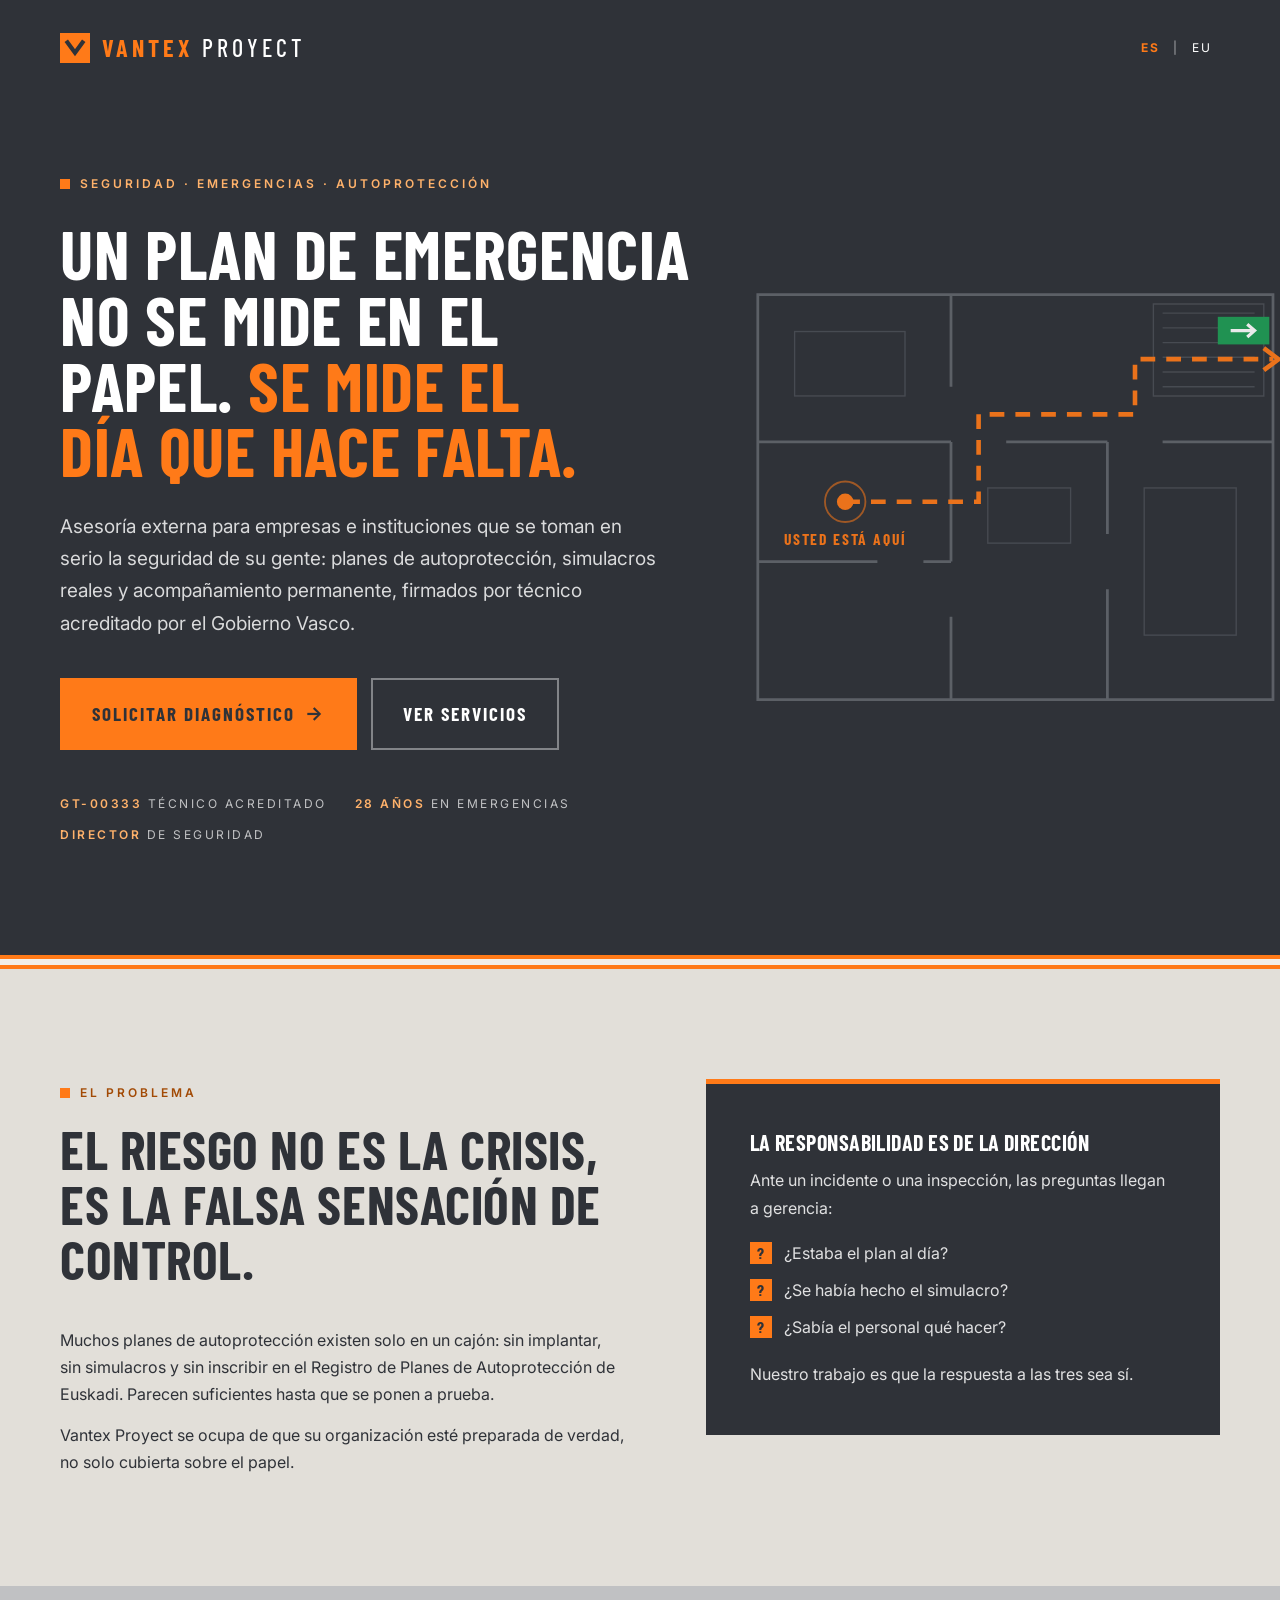
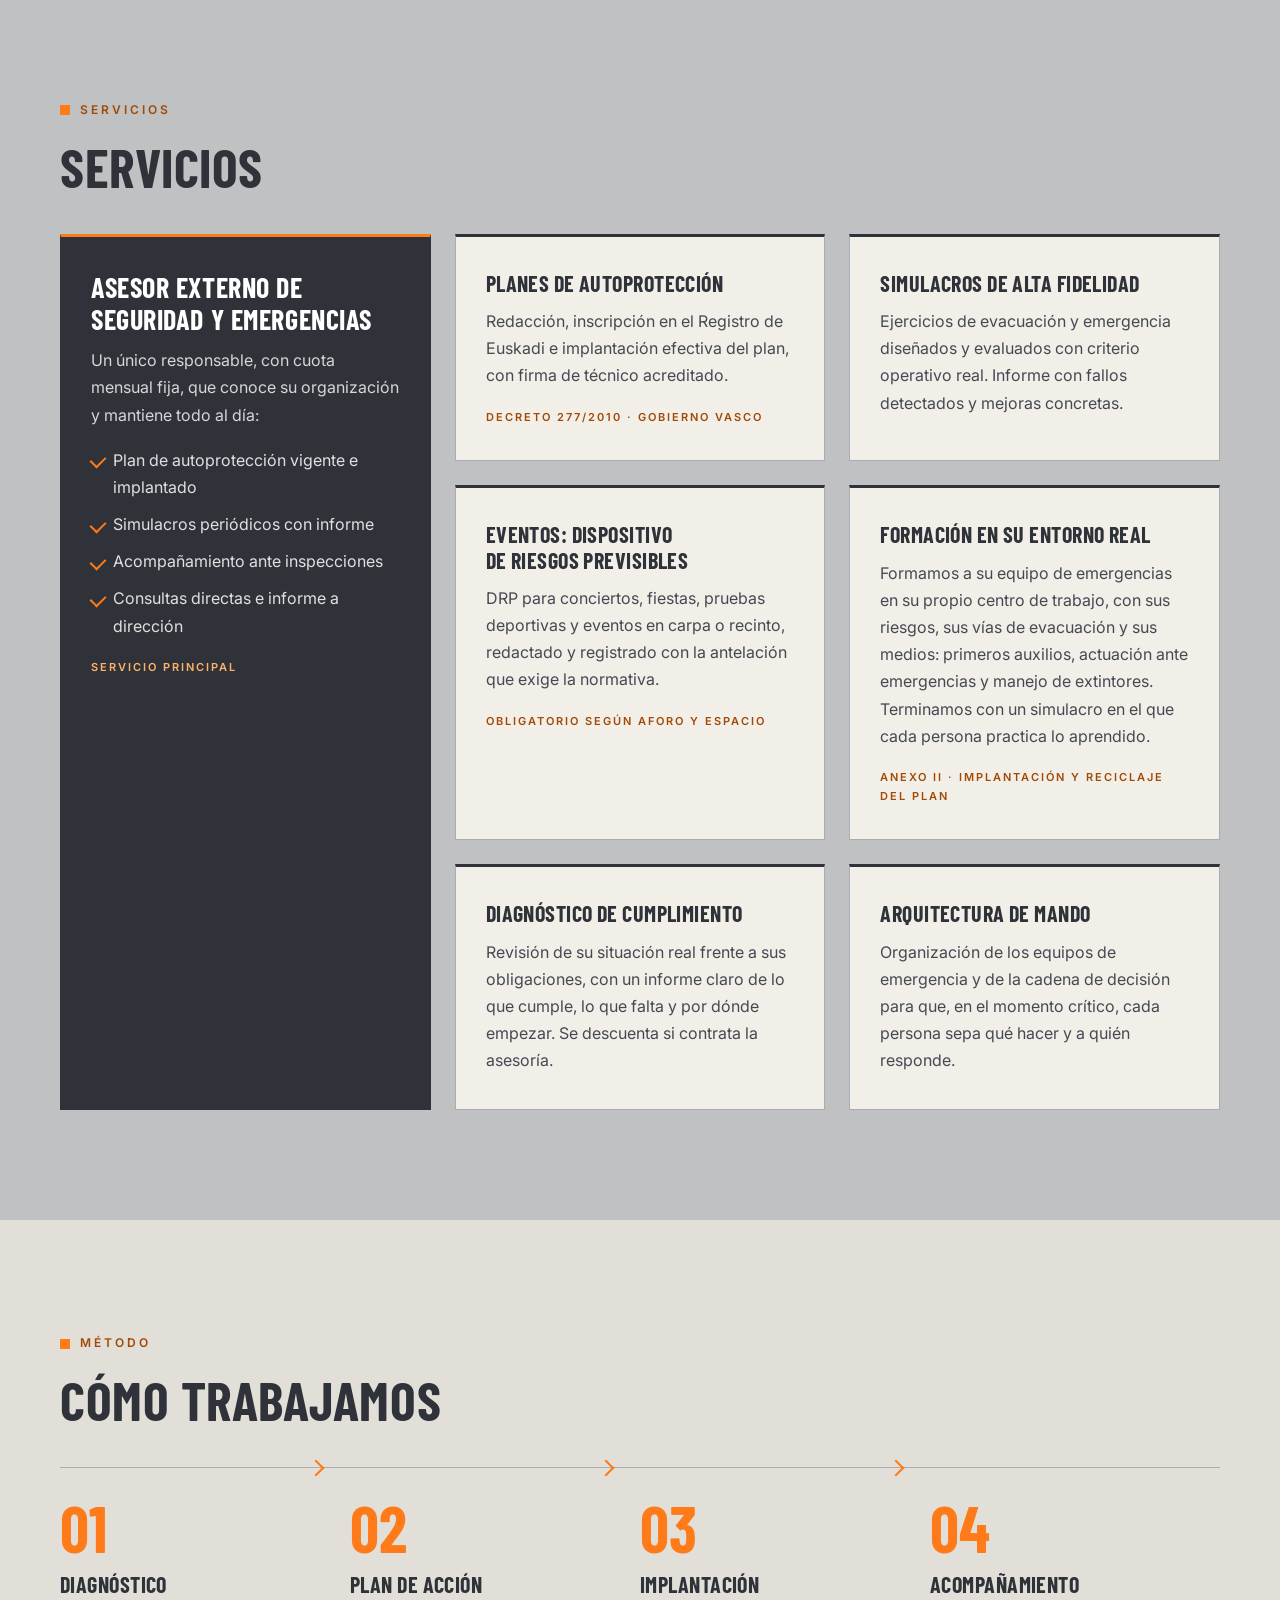
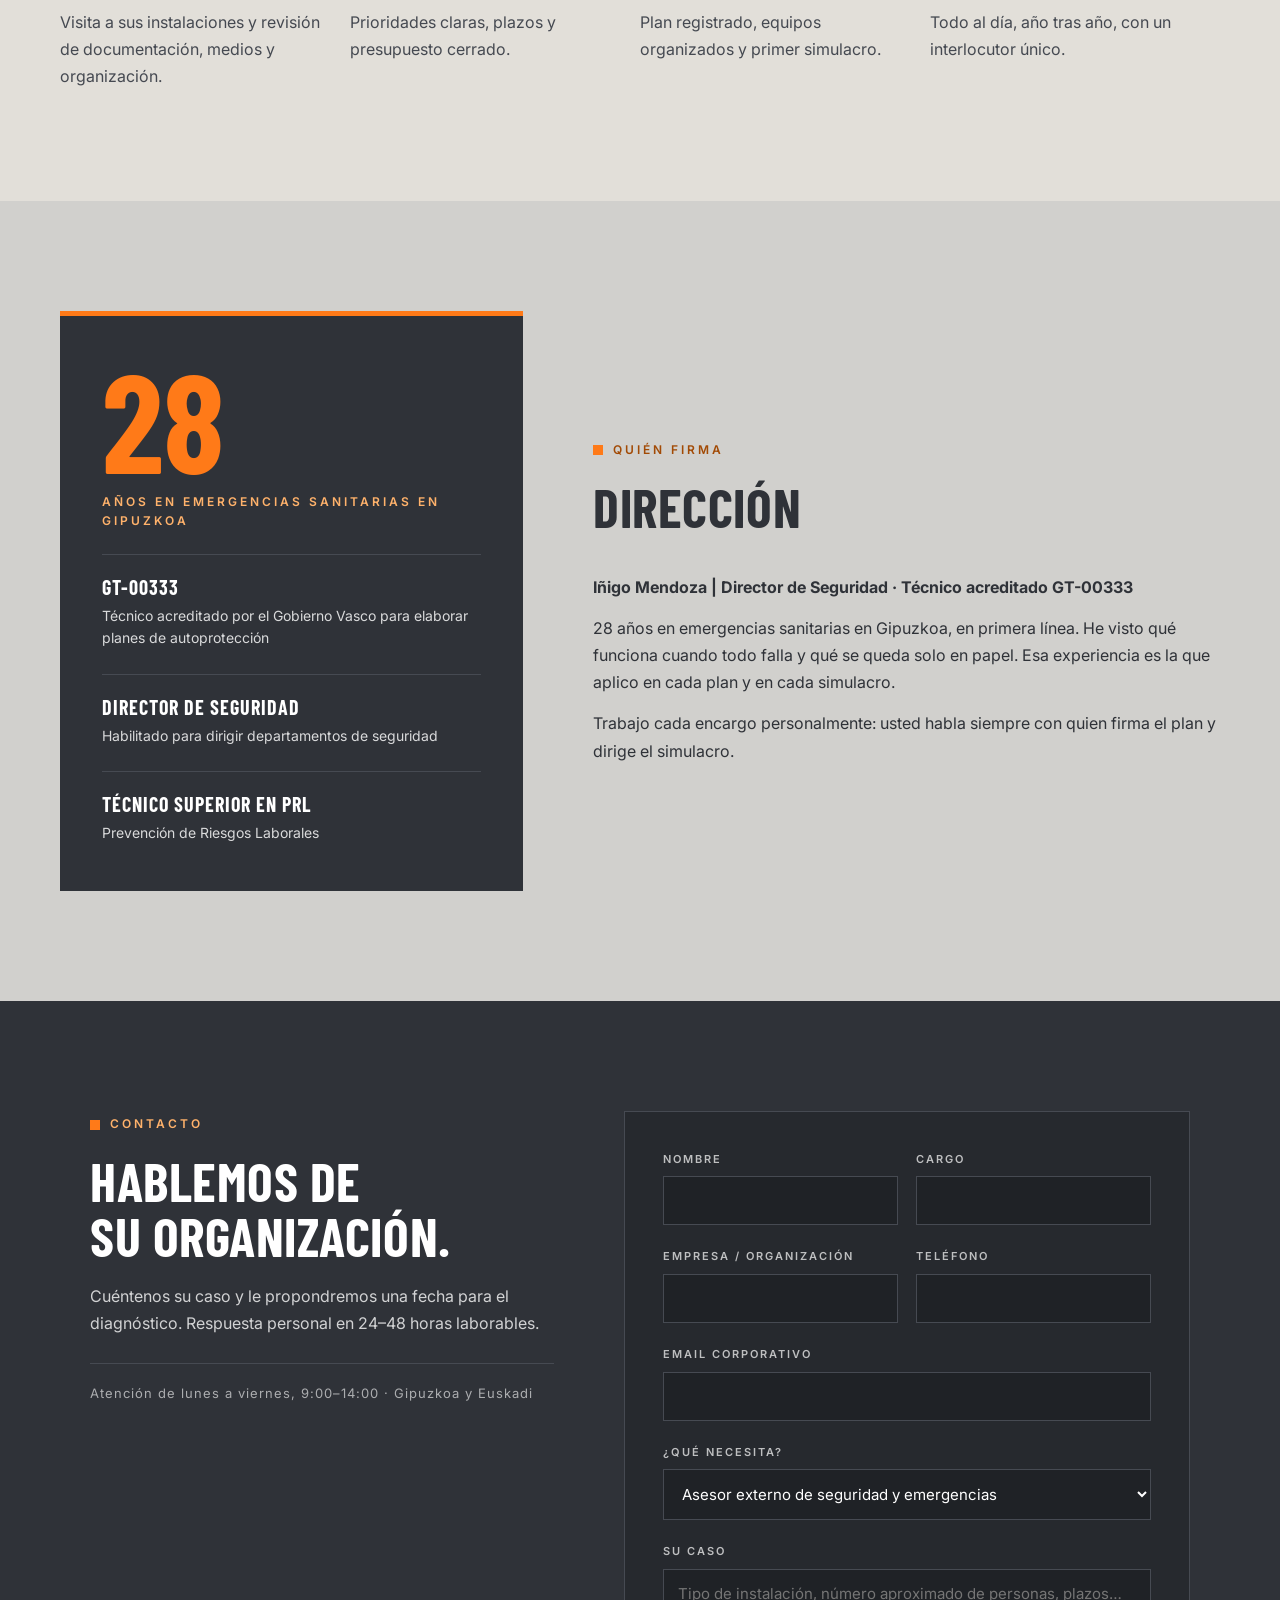
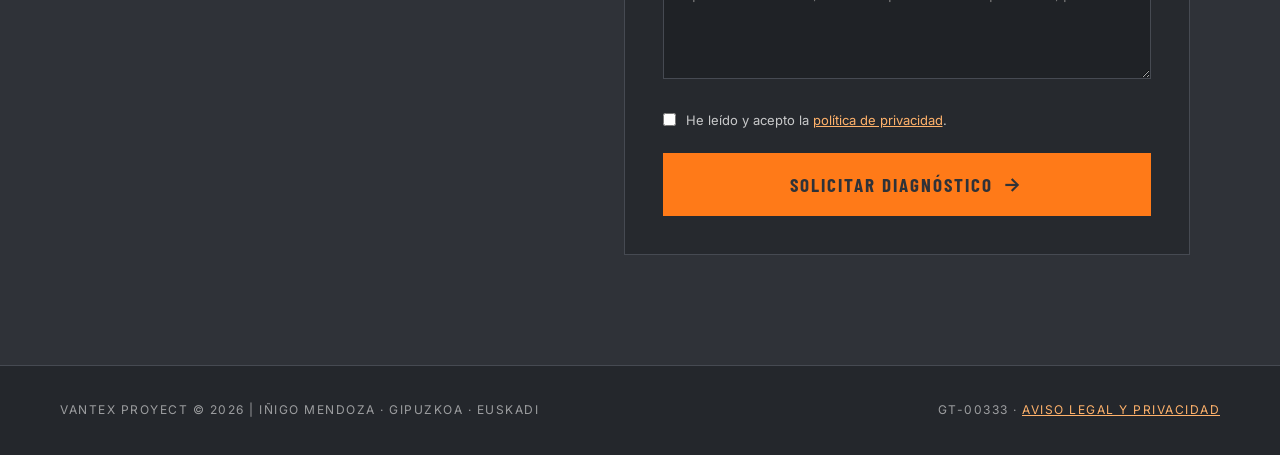
<file: index.html>
<!DOCTYPE html>
<html lang="es">
<head>
    <meta charset="UTF-8">
    <meta name="viewport" content="width=device-width, initial-scale=1.0">
    <title>Vantex Proyect | Asesoría en Seguridad, Emergencias y Autoprotección</title>
    <meta name="description" content="Asesoría externa en seguridad, emergencias y autoprotección en Gipuzkoa y Euskadi. Planes de autoprotección, simulacros y DRP de eventos firmados por técnico acreditado por el Gobierno Vasco (GT-00333).">
    <link rel="preconnect" href="https://fonts.googleapis.com">
    <link rel="preconnect" href="https://fonts.gstatic.com" crossorigin>
    <link href="https://fonts.googleapis.com/css2?family=Barlow+Condensed:wght@500;600;700&family=Inter:wght@400;500;600&display=swap" rel="stylesheet">
    <style>
        /* Vantex Proyect: lenguaje de señalética de evacuación. Negro carbón, naranja señal, letra condensada de rótulo. */
        :root { --ink: #2F3238; --panel: #26292e; --line-dark: #464a52; --orange: #FF7A18; --orange-soft: #FFB26B; --orange-ink: #a24a05; --g1: #e2dfd9; --g2: #d1d0cd; --g3: #c0c1c3; --card: #F2EFE9; --line: #a9acb2; --text: #2F3238; --muted: #454951; --white: #ffffff; --exit: #1f9d55;
            --display: 'Barlow Condensed', 'Arial Narrow', Arial, sans-serif; --body: 'Inter', system-ui, -apple-system, 'Segoe UI', sans-serif; }
        * { margin: 0; padding: 0; box-sizing: border-box; }
        body { font-family: var(--body); color: var(--text); line-height: 1.7; background: var(--g1); -webkit-font-smoothing: antialiased; font-size: 16px; }
        a { color: inherit; }
        h1, h2, h3 { font-family: var(--display); font-weight: 700; text-transform: uppercase; letter-spacing: 0.01em; text-wrap: balance; }
        h2 { font-size: clamp(34px, 4.4vw, 54px); line-height: 1.02; color: var(--ink); margin-bottom: 40px; }
        h3 { font-size: 22px; line-height: 1.15; letter-spacing: 0.02em; margin-bottom: 12px; color: var(--ink); }
        p + p { margin-top: 14px; }
        .eyebrow { display: inline-flex; align-items: center; gap: 10px; font-size: 12px; font-weight: 600; letter-spacing: 3px; text-transform: uppercase; color: var(--orange-ink); margin-bottom: 18px; }
        .eyebrow::before { content: ""; width: 10px; height: 10px; background: var(--orange); }

        nav { position: absolute; top: 0; left: 0; right: 0; z-index: 10; display: flex; justify-content: space-between; align-items: center; padding: 28px 60px; }
        .logo { display: inline-flex; align-items: center; gap: 12px; text-decoration: none; font-family: var(--display); font-weight: 700; font-size: 24px; letter-spacing: 4px; color: var(--orange); }
        .logo svg { flex: none; }
        .logo .p2 { color: var(--white); font-weight: 500; }
        .lang { font-size: 12px; letter-spacing: 2px; color: rgba(255,255,255,0.6); }
        .lang a { color: var(--white); text-decoration: none; margin: 0 8px; }
        .lang b { color: var(--orange); margin: 0 8px; }

        header { position: relative; overflow: hidden; background: var(--ink); color: var(--white); padding: 170px 60px 110px; }
        .plan { position: absolute; right: -30px; top: 50%; transform: translateY(-46%); width: min(46vw, 660px); height: auto; opacity: 0.9; pointer-events: none; }
        .hero { position: relative; max-width: 1300px; margin: 0 auto; }
        .hero-inner { max-width: 640px; }
        .badge { display: inline-flex; align-items: center; gap: 10px; font-size: 12px; font-weight: 600; letter-spacing: 3px; text-transform: uppercase; color: var(--orange-soft); margin-bottom: 26px; }
        .badge::before { content: ""; width: 10px; height: 10px; background: var(--orange); }
        header h1 { font-size: clamp(44px, 5.4vw, 80px); line-height: 0.95; margin-bottom: 28px; color: var(--white); }
        header h1 em { font-style: normal; color: var(--orange); }
        .lead { font-size: 19px; color: rgba(255,255,255,0.82); max-width: 600px; margin-bottom: 38px; }
        .ctas { display: flex; flex-wrap: wrap; gap: 14px; align-items: center; }
        .hero-creds { margin-top: 44px; display: flex; flex-wrap: wrap; gap: 10px 28px; font-size: 12px; letter-spacing: 2.5px; text-transform: uppercase; color: rgba(255,255,255,0.7); }
        .hero-creds span b { color: var(--orange-soft); font-weight: 600; }
        .plan-mobile { display: none; width: 100%; height: auto; margin-top: 44px; opacity: 0.9; }
        .hivis { height: 14px; background: linear-gradient(var(--orange) 0 4px, var(--card) 4px 10px, var(--orange) 10px 14px); }

        section { padding: 110px 60px; max-width: 1300px; margin: 0 auto; }
        .band { background: var(--g3); } .band2 { background: var(--g2); }
        .problem-grid { display: grid; grid-template-columns: 1.1fr 1fr; gap: 80px; align-items: start; }
        .impact-box { background: var(--ink); color: rgba(255,255,255,0.85); padding: 46px 44px; border-top: 5px solid var(--orange); }
        .impact-box h3 { color: var(--white); }
        .checks { list-style: none; margin: 18px 0 20px; display: grid; gap: 10px; }
        .checks li { display: flex; gap: 12px; align-items: baseline; }
        .checks li::before { content: "?"; flex: none; width: 22px; height: 22px; line-height: 22px; text-align: center; font-family: var(--display); font-weight: 700; background: var(--orange); color: var(--ink); }

        .grid-3 { display: grid; grid-template-columns: repeat(3, minmax(0, 1fr)); gap: 24px; }
        .card { background: var(--card); border: 1px solid var(--line); border-top: 3px solid var(--ink); padding: 34px 30px; }
        .card p { color: var(--muted); }
                .card.featured { grid-row: span 3; background: var(--ink); border-color: var(--ink); border-top-color: var(--orange); color: rgba(255,255,255,0.85); }
        .card.featured h3 { color: var(--white); font-size: 28px; }
        .card.featured p { color: rgba(255,255,255,0.8); }
        .card ul { list-style: none; margin-top: 18px; display: grid; gap: 10px; }
        .card ul li { padding-left: 22px; position: relative; }
        .card ul li::before { content: ""; position: absolute; left: 0; top: 0.55em; width: 12px; height: 8px; border-left: 2px solid var(--orange); border-bottom: 2px solid var(--orange); transform: rotate(-45deg); }
        .card .ref { display: block; margin-top: 18px; font-size: 11px; font-weight: 600; letter-spacing: 2px; text-transform: uppercase; color: var(--orange-ink); }
        .card.featured .ref { color: var(--orange-soft); }

        .steps { list-style: none; display: grid; grid-template-columns: repeat(4, 1fr); gap: 0; counter-reset: paso; border-top: 1px solid var(--line); }
        .steps li { counter-increment: paso; padding: 28px 28px 0 0; position: relative; }
        .steps li::before { content: "0" counter(paso); display: block; font-family: var(--display); font-weight: 700; font-size: 64px; line-height: 1; color: var(--orange); margin-bottom: 12px; }
        .steps li:not(:last-child)::after { content: ""; position: absolute; top: -6px; right: 28px; width: 10px; height: 10px; border-top: 2px solid var(--orange); border-right: 2px solid var(--orange); transform: rotate(45deg); }
        .steps p { color: var(--muted); }

        .direction-section { display: grid; grid-template-columns: 0.85fr 1.15fr; gap: 70px; align-items: center; }
        .cred-panel { background: var(--ink); color: var(--white); padding: 46px 42px; border-top: 5px solid var(--orange); display: grid; gap: 24px; }
        .cred-big { font-family: var(--display); font-weight: 700; font-size: 140px; line-height: 0.8; color: var(--orange); }
        .cred-big span { display: block; font-family: var(--body); font-size: 12px; font-weight: 600; letter-spacing: 3px; text-transform: uppercase; color: var(--orange-soft); margin-top: 18px; line-height: 1.6; }
        .cred-item { border-top: 1px solid var(--line-dark); padding-top: 16px; font-size: 14px; color: rgba(255,255,255,0.82); line-height: 1.6; }
        .cred-item b { display: block; font-family: var(--display); font-size: 20px; font-weight: 700; letter-spacing: 1px; text-transform: uppercase; color: var(--white); margin-bottom: 2px; }
        .dir-text strong { color: var(--ink); }

        .cta-section { background: var(--ink); color: var(--white); padding: 110px 20px; }
        .cta-wrap { max-width: 1100px; margin: 0 auto; display: grid; grid-template-columns: 0.9fr 1.1fr; gap: 70px; align-items: start; }
        .cta-wrap > *, .problem-grid > *, .direction-section > * { min-width: 0; }
        h1, h2 { overflow-wrap: break-word; }
        .cta-section h2 { color: var(--white); margin-bottom: 20px; }
        .cta-section .eyebrow { color: var(--orange-soft); }
        .cta-section .sub { color: rgba(255,255,255,0.78); }
        .contact-note { margin-top: 26px; padding-top: 18px; border-top: 1px solid var(--line-dark); font-size: 13px; color: rgba(255,255,255,0.6); letter-spacing: 1px; }
        form { background: var(--panel); padding: 38px; border: 1px solid var(--line-dark); }
        .form-row { display: grid; grid-template-columns: 1fr 1fr; gap: 0 18px; }
        label { display: block; font-size: 11px; font-weight: 600; letter-spacing: 2px; text-transform: uppercase; margin-bottom: 8px; color: rgba(255,255,255,0.7); }
        input, textarea, select { width: 100%; padding: 14px; background: #1f2226; border: 1px solid var(--line-dark); color: var(--white); margin-bottom: 22px; font-family: inherit; font-size: 15px; outline: none; border-radius: 0; }
        input:focus, textarea:focus, select:focus { border-color: var(--orange); }
        .consent { display: flex; gap: 10px; align-items: flex-start; font-size: 13px; letter-spacing: 0; text-transform: none; color: rgba(255,255,255,0.75); font-weight: 400; margin-bottom: 22px; }
        .consent input { width: auto; margin: 4px 0 0; accent-color: var(--orange); }
        .consent a { color: var(--orange-soft); }
        .btn { display: inline-flex; justify-content: center; align-items: center; gap: 10px; padding: 18px 30px; background: var(--orange); color: var(--ink); border: 2px solid var(--orange); font-family: var(--display); font-size: 19px; font-weight: 700; text-transform: uppercase; letter-spacing: 2px; cursor: pointer; text-decoration: none; white-space: nowrap; }
        .btn::after { content: "→"; font-family: var(--body); }
        .btn:hover { background: var(--orange-soft); border-color: var(--orange-soft); }
        .btn:focus-visible, a:focus-visible, input:focus-visible, select:focus-visible, textarea:focus-visible { outline: 3px solid var(--orange); outline-offset: 3px; }
        .btn.ghost { background: transparent; color: var(--white); border-color: rgba(255,255,255,0.4); }
        .btn.ghost::after { content: none; }
        .btn.ghost:hover { border-color: var(--white); }
        form .btn { width: 100%; }
        footer { background: #24272c; border-top: 1px solid var(--line-dark); padding: 34px 60px; display: flex; flex-wrap: wrap; justify-content: space-between; gap: 10px; font-size: 12px; letter-spacing: 1.5px; text-transform: uppercase; color: rgba(255,255,255,0.55); }
        footer a { color: var(--orange-soft); }
        @media (max-width: 1100px) { .plan { width: 52vw; right: -12vw; opacity: 0.5; } }
        @media (max-width: 1000px) { .grid-3 { grid-template-columns: 1fr 1fr; } .card.featured { grid-row: auto; grid-column: 1 / -1; } .cta-wrap { grid-template-columns: 1fr; gap: 40px; } }
        @media (max-width: 900px) { nav { padding: 22px 20px; } header { padding: 130px 20px 80px; } .plan { display: none; } header { padding-bottom: 60px; } .plan-mobile { display: block; } section { padding: 70px 20px; } .problem-grid, .direction-section { grid-template-columns: 1fr; gap: 40px; } .steps { grid-template-columns: 1fr 1fr; gap: 10px 0; } .steps li::after { display: none; } .impact-box, .cred-panel { padding: 34px 26px; } .cred-big { font-size: 110px; } footer { padding: 28px 20px; } }
        @media (max-width: 600px) { .logo { font-size: 18px; letter-spacing: 2.5px; gap: 9px; } .logo svg { width: 24px; height: 24px; } .grid-3, .form-row, .steps { grid-template-columns: 1fr; } form { padding: 24px; } .lead { font-size: 17px; } h2 { font-size: 34px; } .cta-section h2 { font-size: 32px; } .btn { font-size: 17px; padding: 16px 22px; letter-spacing: 1.5px; } }
        @media (prefers-reduced-motion: no-preference) { .route { stroke-dashoffset: 0; animation: march 18s linear infinite; } @keyframes march { to { stroke-dashoffset: -400; } } }
    </style>
</head>
<body>
    <nav><a href="index.html" class="logo" aria-label="Vantex Proyect"><svg width="30" height="30" viewBox="0 0 32 32" aria-hidden="true"><rect width="32" height="32" fill="#FF7A18"/><path d="M8 10 L16 21 L24 10" fill="none" stroke="#2F3238" stroke-width="4.5" stroke-linecap="square" stroke-linejoin="miter"/></svg><span>VANTEX <span class="p2">PROYECT</span></span></a><div class="lang"><b>ES</b> | <a href="eu.html">EU</a></div></nav>

    <header>
        <svg class="plan" viewBox="0 0 640 520" aria-hidden="true" fill="none">
            <g stroke="#8A8F98" stroke-width="3" opacity="0.55">
                <path d="M40 40 H600 V480 H40 Z"/>
                <path d="M40 200 H250 M310 200 H420 M480 200 H600"/>
                <path d="M250 40 V140 M250 200 V330 M250 390 V480"/>
                <path d="M420 200 V300 M420 360 V480"/>
                <path d="M40 330 H170 M220 330 H250"/>
            </g>
            <g stroke="#8A8F98" stroke-width="1.5" opacity="0.3">
                <path d="M480 60 H580 M480 76 H580 M480 92 H580 M480 108 H580 M480 124 H580 M480 140 H580"/>
                <path d="M470 50 V150 H590 V50 Z"/>
            </g>
            <g stroke="#8A8F98" stroke-width="1.5" opacity="0.3"><rect x="80" y="80" width="120" height="70"/><rect x="290" y="250" width="90" height="60"/><rect x="460" y="250" width="100" height="160"/></g>
            <path class="route" d="M135 265 H280 V170 H450 V110 H600" stroke="#FF7A18" stroke-width="5" stroke-dasharray="16 12"/>
            <path d="M590 98 L606 110 L590 122" stroke="#FF7A18" stroke-width="5"/>
            <g transform="translate(540 64)"><rect width="56" height="30" fill="#1f9d55"/><path d="M14 15 H40 M32 8 L40 15 L32 22" stroke="#ffffff" stroke-width="3.5"/></g>
            <circle cx="135" cy="265" r="22" stroke="#FF7A18" stroke-width="2" opacity="0.6"/>
            <circle cx="135" cy="265" r="9" fill="#FF7A18"/>
            <text x="135" y="312" fill="#FF7A18" font-family="Barlow Condensed, Arial Narrow, sans-serif" font-size="17" font-weight="700" letter-spacing="2" text-anchor="middle">USTED ESTÁ AQUÍ</text>
        </svg>
        <div class="hero"><div class="hero-inner">
            <div class="badge">Seguridad · Emergencias · Autoprotección</div>
            <h1>Un plan de emergencia no se mide en el papel. <em>Se mide el día que hace falta.</em></h1>
            <p class="lead">Asesoría externa para empresas e instituciones que se toman en serio la seguridad de su gente: planes de autoprotección, simulacros reales y acompañamiento permanente, firmados por técnico acreditado por el Gobierno Vasco.</p>
            <div class="ctas"><a href="#contacto" class="btn">Solicitar diagnóstico</a><a href="#servicios" class="btn ghost">Ver servicios</a></div>
            <div class="hero-creds"><span><b>GT-00333</b> Técnico acreditado</span><span><b>28 años</b> en emergencias</span><span><b>Director</b> de Seguridad</span></div>
            <svg class="plan-mobile" viewBox="0 0 640 520" aria-hidden="true" fill="none">
            <g stroke="#8A8F98" stroke-width="3" opacity="0.55">
                <path d="M40 40 H600 V480 H40 Z"/>
                <path d="M40 200 H250 M310 200 H420 M480 200 H600"/>
                <path d="M250 40 V140 M250 200 V330 M250 390 V480"/>
                <path d="M420 200 V300 M420 360 V480"/>
                <path d="M40 330 H170 M220 330 H250"/>
            </g>
            <g stroke="#8A8F98" stroke-width="1.5" opacity="0.3">
                <path d="M480 60 H580 M480 76 H580 M480 92 H580 M480 108 H580 M480 124 H580 M480 140 H580"/>
                <path d="M470 50 V150 H590 V50 Z"/>
            </g>
            <g stroke="#8A8F98" stroke-width="1.5" opacity="0.3"><rect x="80" y="80" width="120" height="70"/><rect x="290" y="250" width="90" height="60"/><rect x="460" y="250" width="100" height="160"/></g>
            <path class="route" d="M135 265 H280 V170 H450 V110 H600" stroke="#FF7A18" stroke-width="5" stroke-dasharray="16 12"/>
            <path d="M590 98 L606 110 L590 122" stroke="#FF7A18" stroke-width="5"/>
            <g transform="translate(540 64)"><rect width="56" height="30" fill="#1f9d55"/><path d="M14 15 H40 M32 8 L40 15 L32 22" stroke="#ffffff" stroke-width="3.5"/></g>
            <circle cx="135" cy="265" r="22" stroke="#FF7A18" stroke-width="2" opacity="0.6"/>
            <circle cx="135" cy="265" r="9" fill="#FF7A18"/>
            <text x="135" y="312" fill="#FF7A18" font-family="Barlow Condensed, Arial Narrow, sans-serif" font-size="17" font-weight="700" letter-spacing="2" text-anchor="middle">USTED ESTÁ AQUÍ</text>
        </svg>
        </div></div>
    </header>
    <div class="hivis" aria-hidden="true"></div>

    <section>
        <div class="problem-grid">
            <div class="problem-text">
                <div class="eyebrow">El problema</div>
                <h2>El riesgo no es la crisis,<br>es la falsa sensación de control.</h2>
                <p>Muchos planes de autoprotección existen solo en un cajón: sin implantar, sin simulacros y sin inscribir en el Registro de Planes de Autoprotección de Euskadi. Parecen suficientes hasta que se ponen a prueba.</p>
                <p>Vantex Proyect se ocupa de que su organización esté preparada de verdad, no solo cubierta sobre el papel.</p>
            </div>
            <div class="impact-box">
                <h3>La responsabilidad es de la dirección</h3>
                <p>Ante un incidente o una inspección, las preguntas llegan a gerencia:</p>
                <ul class="checks"><li>¿Estaba el plan al día?</li><li>¿Se había hecho el simulacro?</li><li>¿Sabía el personal qué hacer?</li></ul>
                <p>Nuestro trabajo es que la respuesta a las tres sea sí.</p>
            </div>
        </div>
    </section>

    <div class="band" id="servicios">
        <section>
            <div class="eyebrow">Servicios</div>
            <h2>Servicios</h2>
            <div class="grid-3">
                <div class="card featured">
                    <h3>Asesor externo de seguridad y emergencias</h3>
                    <p>Un único responsable, con cuota mensual fija, que conoce su organización y mantiene todo al día:</p>
                    <ul>
                        <li>Plan de autoprotección vigente e implantado</li>
                        <li>Simulacros periódicos con informe</li>
                        <li>Acompañamiento ante inspecciones</li>
                        <li>Consultas directas e informe a dirección</li>
                    </ul>
                    <span class="ref">Servicio principal</span>
                </div>
                <div class="card">
                    <h3>Planes de autoprotección</h3>
                    <p>Redacción, inscripción en el Registro de Euskadi e implantación efectiva del plan, con firma de técnico acreditado.</p>
                    <span class="ref">Decreto 277/2010 · Gobierno Vasco</span>
                </div>
                <div class="card">
                    <h3>Simulacros de alta fidelidad</h3>
                    <p>Ejercicios de evacuación y emergencia diseñados y evaluados con criterio operativo real. Informe con fallos detectados y mejoras concretas.</p>
                </div>
                <div class="card">
                    <h3>Eventos: Dispositivo de Riesgos Previsibles</h3>
                    <p>DRP para conciertos, fiestas, pruebas deportivas y eventos en carpa o recinto, redactado y registrado con la antelación que exige la normativa.</p>
                    <span class="ref">Obligatorio según aforo y espacio</span>
                </div>
                <div class="card">
                    <h3>Formación en su entorno real</h3>
                    <p>Formamos a su equipo de emergencias en su propio centro de trabajo, con sus riesgos, sus vías de evacuación y sus medios: primeros auxilios, actuación ante emergencias y manejo de extintores. Terminamos con un simulacro en el que cada persona practica lo aprendido.</p>
                    <span class="ref">Anexo II · Implantación y reciclaje del plan</span>
                </div>
                <div class="card">
                    <h3>Diagnóstico de cumplimiento</h3>
                    <p>Revisión de su situación real frente a sus obligaciones, con un informe claro de lo que cumple, lo que falta y por dónde empezar. Se descuenta si contrata la asesoría.</p>
                </div>
                <div class="card">
                    <h3>Arquitectura de mando</h3>
                    <p>Organización de los equipos de emergencia y de la cadena de decisión para que, en el momento crítico, cada persona sepa qué hacer y a quién responde.</p>
                </div>
            </div>
        </section>
    </div>

    <section>
        <div class="eyebrow">Método</div>
        <h2>Cómo trabajamos</h2>
        <ol class="steps">
            <li><h3>Diagnóstico</h3><p>Visita a sus instalaciones y revisión de documentación, medios y organización.</p></li>
            <li><h3>Plan de acción</h3><p>Prioridades claras, plazos y presupuesto cerrado.</p></li>
            <li><h3>Implantación</h3><p>Plan registrado, equipos organizados y primer simulacro.</p></li>
            <li><h3>Acompañamiento</h3><p>Todo al día, año tras año, con un interlocutor único.</p></li>
        </ol>
    </section>

    <div class="band2">
        <section>
            <div class="direction-section">
                <div class="cred-panel" aria-label="Credenciales">
                    <div class="cred-big">28<span>años en emergencias sanitarias en Gipuzkoa</span></div>
                    <div class="cred-item"><b>GT-00333</b>Técnico acreditado por el Gobierno Vasco para elaborar planes de autoprotección</div>
                    <div class="cred-item"><b>Director de Seguridad</b>Habilitado para dirigir departamentos de seguridad</div>
                    <div class="cred-item"><b>Técnico Superior en PRL</b>Prevención de Riesgos Laborales</div>
                </div>
                <div class="dir-text">
                    <div class="eyebrow">Quién firma</div>
                    <h2>Dirección</h2>
                    <p><strong>Iñigo Mendoza | Director de Seguridad · Técnico acreditado GT-00333</strong></p>
                    <p>28 años en emergencias sanitarias en Gipuzkoa, en primera línea. He visto qué funciona cuando todo falla y qué se queda solo en papel. Esa experiencia es la que aplico en cada plan y en cada simulacro.</p>
                    <p>Trabajo cada encargo personalmente: usted habla siempre con quien firma el plan y dirige el simulacro.</p>
                </div>
            </div>
        </section>
    </div>

    <div class="cta-section" id="contacto">
        <div class="cta-wrap">
            <div>
                <div class="eyebrow">Contacto</div>
                <h2>Hablemos de su organización.</h2>
                <p class="sub">Cuéntenos su caso y le propondremos una fecha para el diagnóstico. Respuesta personal en 24–48 horas laborables.</p>
                <!-- TELÉFONO: cuando tengas la línea de empresa, sustituir esta línea por: Teléfono y WhatsApp: 6XX XXX XXX · -->
                <p class="contact-note">Atención de lunes a viernes, 9:00–14:00 · Gipuzkoa y Euskadi</p>
            </div>
            <form action="https://formspree.io/f/mlgpwdkk" method="POST">
            <input type="hidden" name="_subject" value="Nueva consulta desde vantexproyect.com">
            <div class="form-row">
                <div><label for="nombre">Nombre</label><input id="nombre" type="text" name="nombre" required autocomplete="name"></div>
                <div><label for="cargo">Cargo</label><input id="cargo" type="text" name="cargo" autocomplete="organization-title"></div>
            </div>
            <div class="form-row">
                <div><label for="empresa">Empresa / Organización</label><input id="empresa" type="text" name="empresa" required autocomplete="organization"></div>
                <div><label for="telefono">Teléfono</label><input id="telefono" type="tel" name="telefono" autocomplete="tel"></div>
            </div>
            <label for="email">Email corporativo</label><input id="email" type="email" name="email" required autocomplete="email">
            <label for="servicio">¿Qué necesita?</label>
            <select id="servicio" name="servicio">
                <option>Asesor externo de seguridad y emergencias</option>
                <option>Diagnóstico de cumplimiento</option>
                <option>Plan de autoprotección</option>
                <option>Simulacro</option>
                <option>Formación en su entorno real</option>
                <option>DRP para un evento</option>
                <option>Otra consulta</option>
            </select>
            <label for="mensaje">Su caso</label><textarea id="mensaje" name="message" required style="height:110px;" placeholder="Tipo de instalación, número aproximado de personas, plazos…"></textarea>
            <label class="consent"><input type="checkbox" name="acepta_privacidad" value="si" required> <span>He leído y acepto la <a href="aviso-legal.html#privacidad">política de privacidad</a>.</span></label>
            <button type="submit" class="btn">Solicitar diagnóstico</button>
        </form>
        </div>
    </div>

    <footer><span>VANTEX PROYECT &copy; 2026 | IÑIGO MENDOZA · GIPUZKOA · EUSKADI</span><span>GT-00333 · <a href="aviso-legal.html">Aviso legal y privacidad</a></span></footer>
</body>
</html>
</file>
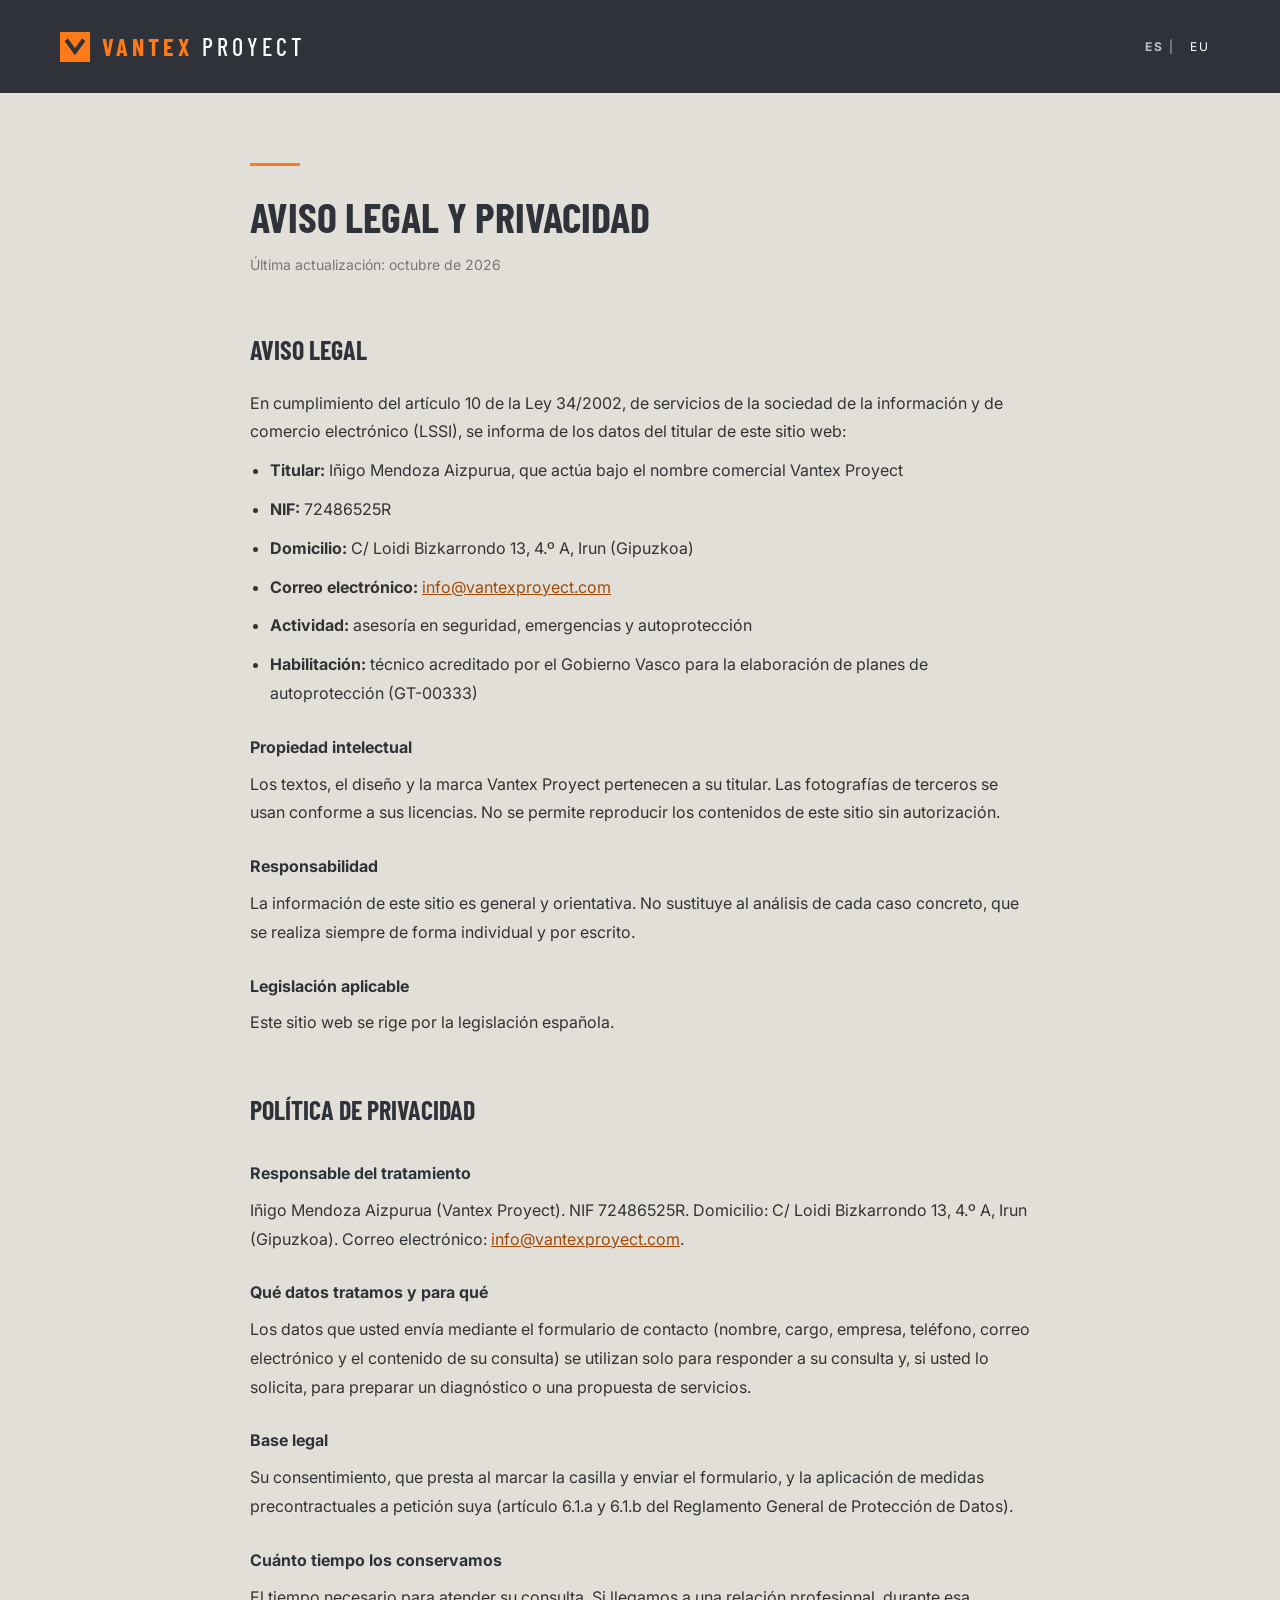
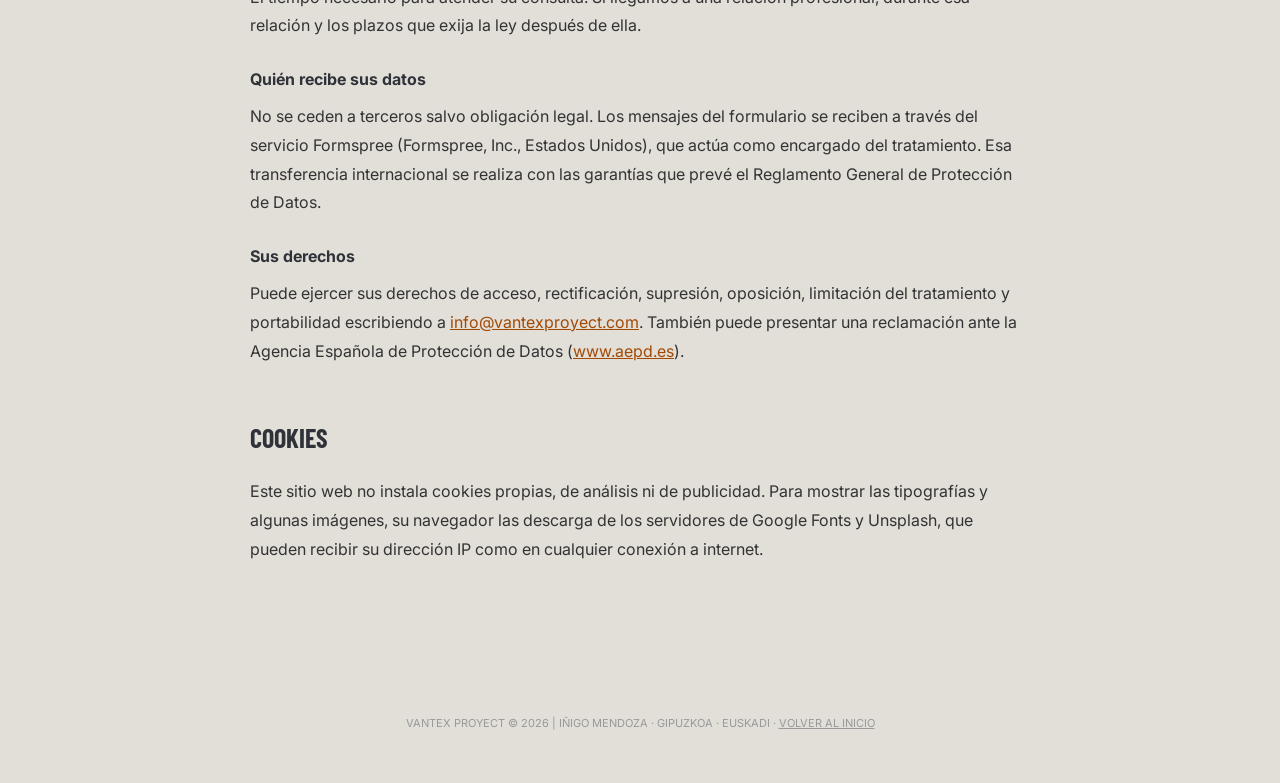
<file: aviso-legal.html>
<!DOCTYPE html>
<html lang="es">
<head>
    <meta charset="UTF-8">
    <meta name="viewport" content="width=device-width, initial-scale=1.0">
    <title>Aviso legal y privacidad | Vantex Proyect</title>
    <meta name="robots" content="noindex">
    <link rel="preconnect" href="https://fonts.googleapis.com">
    <link rel="preconnect" href="https://fonts.gstatic.com" crossorigin>
    <link href="https://fonts.googleapis.com/css2?family=Barlow+Condensed:wght@500;600;700&family=Inter:wght@400;500;600&display=swap" rel="stylesheet">
    <style>
        :root { --accent: #FF7A18; --dark: #2F3238; --text: #333333; --white: #ffffff; }
        * { margin: 0; padding: 0; box-sizing: border-box; }
        body { font-family: 'Inter', sans-serif; color: var(--text); line-height: 1.8; background: #e2dfd9; -webkit-font-smoothing: antialiased; }
        nav { background: var(--dark); padding: 25px 60px; display: flex; justify-content: space-between; align-items: center; }
        .logo { display: inline-flex; align-items: center; gap: 12px; font-family: 'Barlow Condensed', 'Arial Narrow', sans-serif; font-size: 24px; font-weight: 700; letter-spacing: 4px; color: var(--accent); text-decoration: none; } .logo .p2 { color: #fff; font-weight: 500; }
        .lang { font-size: 12px; letter-spacing: 2px; color: rgba(255,255,255,0.7); }
        .lang a { color: var(--white); text-decoration: none; margin: 0 10px; }
        main { max-width: 820px; margin: 0 auto; padding: 70px 20px 90px; }
        .accent-line { width: 50px; height: 3px; background: var(--accent); margin-bottom: 25px; }
        h1 { font-family: 'Barlow Condensed', 'Arial Narrow', sans-serif; text-transform: uppercase; font-size: clamp(30px, 4vw, 42px); color: var(--dark); line-height: 1.2; margin-bottom: 10px; }
        h2 { font-family: 'Barlow Condensed', 'Arial Narrow', sans-serif; text-transform: uppercase; font-size: 26px; color: var(--dark); margin: 50px 0 15px; }
        h3 { font-size: 16px; color: var(--dark); margin: 25px 0 8px; }
        p, li { margin-bottom: 10px; }
        ul { padding-left: 20px; }
        a { color: #a24a05; }
        .muted { color: #777; font-size: 14px; }
        footer { padding: 50px 20px; text-align: center; font-size: 11px; color: #999; text-transform: uppercase; }
        footer a { color: #999; }
        @media (max-width: 560px) { nav { padding: 20px; } .logo { font-size: 16px; letter-spacing: 3px; } }
    </style>
</head>
<body>
    <nav><a href="index.html" class="logo" aria-label="Vantex Proyect"><svg width="30" height="30" viewBox="0 0 32 32" aria-hidden="true"><rect width="32" height="32" fill="#FF7A18"/><path d="M8 10 L16 21 L24 10" fill="none" stroke="#2F3238" stroke-width="4.5" stroke-linecap="square" stroke-linejoin="miter"/></svg><span>VANTEX <span class="p2">PROYECT</span></span></a><div class="lang"><b>ES</b> | <a href="lege-oharra.html">EU</a></div></nav>
    <main>
        <div class="accent-line"></div>
        <h1>Aviso legal y privacidad</h1>
        <p class="muted">Última actualización: octubre de 2026</p>

        <h2 id="aviso-legal">Aviso legal</h2>
        <p>En cumplimiento del artículo 10 de la Ley 34/2002, de servicios de la sociedad de la información y de comercio electrónico (LSSI), se informa de los datos del titular de este sitio web:</p>
        <ul>
            <li><strong>Titular:</strong> Iñigo Mendoza Aizpurua, que actúa bajo el nombre comercial Vantex Proyect</li>
            <li><strong>NIF:</strong> 72486525R</li>
            <li><strong>Domicilio:</strong> C/ Loidi Bizkarrondo 13, 4.º A, Irun (Gipuzkoa)</li>
            <li><strong>Correo electrónico:</strong> <a href="mailto:info@vantexproyect.com">info@vantexproyect.com</a></li>
            <li><strong>Actividad:</strong> asesoría en seguridad, emergencias y autoprotección</li>
            <li><strong>Habilitación:</strong> técnico acreditado por el Gobierno Vasco para la elaboración de planes de autoprotección (GT-00333)</li>
        </ul>
        <h3>Propiedad intelectual</h3>
        <p>Los textos, el diseño y la marca Vantex Proyect pertenecen a su titular. Las fotografías de terceros se usan conforme a sus licencias. No se permite reproducir los contenidos de este sitio sin autorización.</p>
        <h3>Responsabilidad</h3>
        <p>La información de este sitio es general y orientativa. No sustituye al análisis de cada caso concreto, que se realiza siempre de forma individual y por escrito.</p>
        <h3>Legislación aplicable</h3>
        <p>Este sitio web se rige por la legislación española.</p>

        <h2 id="privacidad">Política de privacidad</h2>
        <h3>Responsable del tratamiento</h3>
        <p>Iñigo Mendoza Aizpurua (Vantex Proyect). NIF 72486525R. Domicilio: C/ Loidi Bizkarrondo 13, 4.º A, Irun (Gipuzkoa). Correo electrónico: <a href="mailto:info@vantexproyect.com">info@vantexproyect.com</a>.</p>
        <h3>Qué datos tratamos y para qué</h3>
        <p>Los datos que usted envía mediante el formulario de contacto (nombre, cargo, empresa, teléfono, correo electrónico y el contenido de su consulta) se utilizan solo para responder a su consulta y, si usted lo solicita, para preparar un diagnóstico o una propuesta de servicios.</p>
        <h3>Base legal</h3>
        <p>Su consentimiento, que presta al marcar la casilla y enviar el formulario, y la aplicación de medidas precontractuales a petición suya (artículo 6.1.a y 6.1.b del Reglamento General de Protección de Datos).</p>
        <h3>Cuánto tiempo los conservamos</h3>
        <p>El tiempo necesario para atender su consulta. Si llegamos a una relación profesional, durante esa relación y los plazos que exija la ley después de ella.</p>
        <h3>Quién recibe sus datos</h3>
        <p>No se ceden a terceros salvo obligación legal. Los mensajes del formulario se reciben a través del servicio Formspree (Formspree, Inc., Estados Unidos), que actúa como encargado del tratamiento. Esa transferencia internacional se realiza con las garantías que prevé el Reglamento General de Protección de Datos.</p>
        <h3>Sus derechos</h3>
        <p>Puede ejercer sus derechos de acceso, rectificación, supresión, oposición, limitación del tratamiento y portabilidad escribiendo a <a href="mailto:info@vantexproyect.com">info@vantexproyect.com</a>. También puede presentar una reclamación ante la Agencia Española de Protección de Datos (<a href="https://www.aepd.es" rel="noopener">www.aepd.es</a>).</p>

        <h2 id="cookies">Cookies</h2>
        <p>Este sitio web no instala cookies propias, de análisis ni de publicidad. Para mostrar las tipografías y algunas imágenes, su navegador las descarga de los servidores de Google Fonts y Unsplash, que pueden recibir su dirección IP como en cualquier conexión a internet.</p>
    </main>
    <footer>VANTEX PROYECT &copy; 2026 | IÑIGO MENDOZA · GIPUZKOA · EUSKADI · <a href="index.html">Volver al inicio</a></footer>
</body>
</html>
</file>
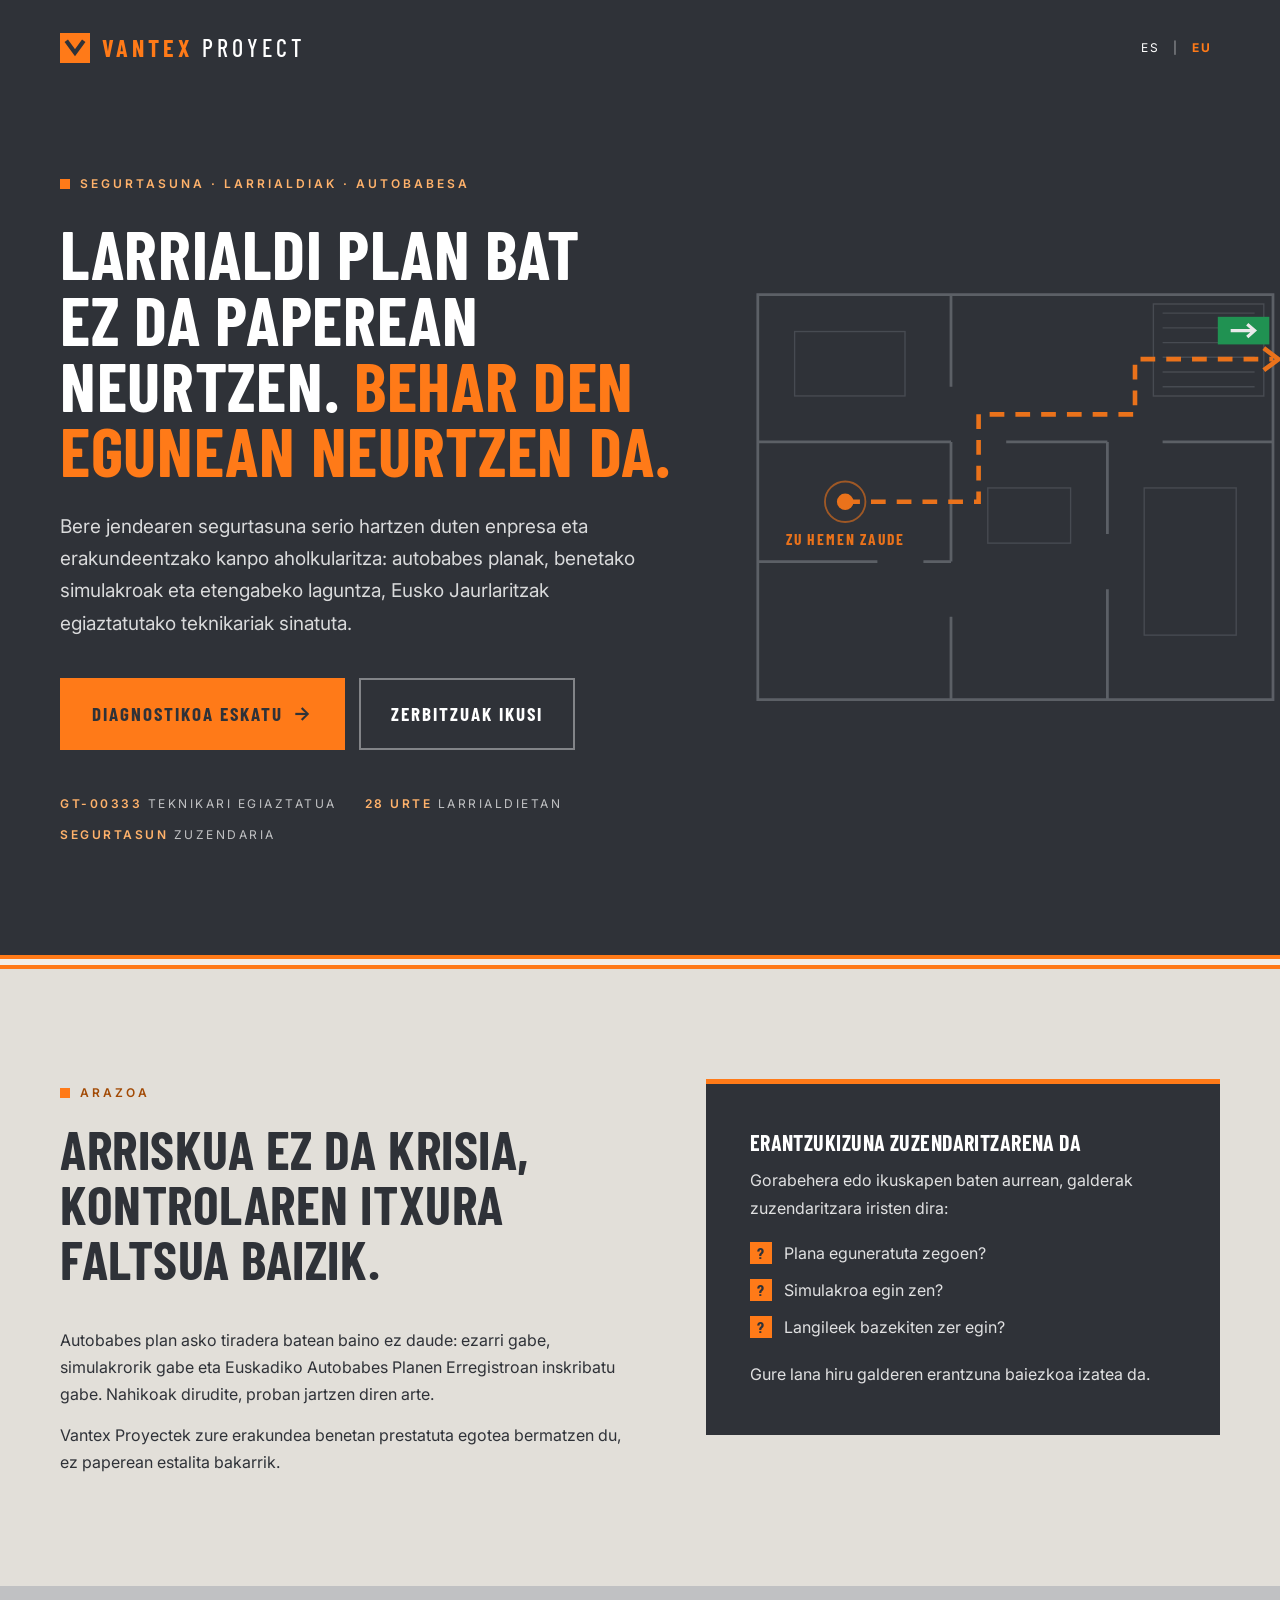
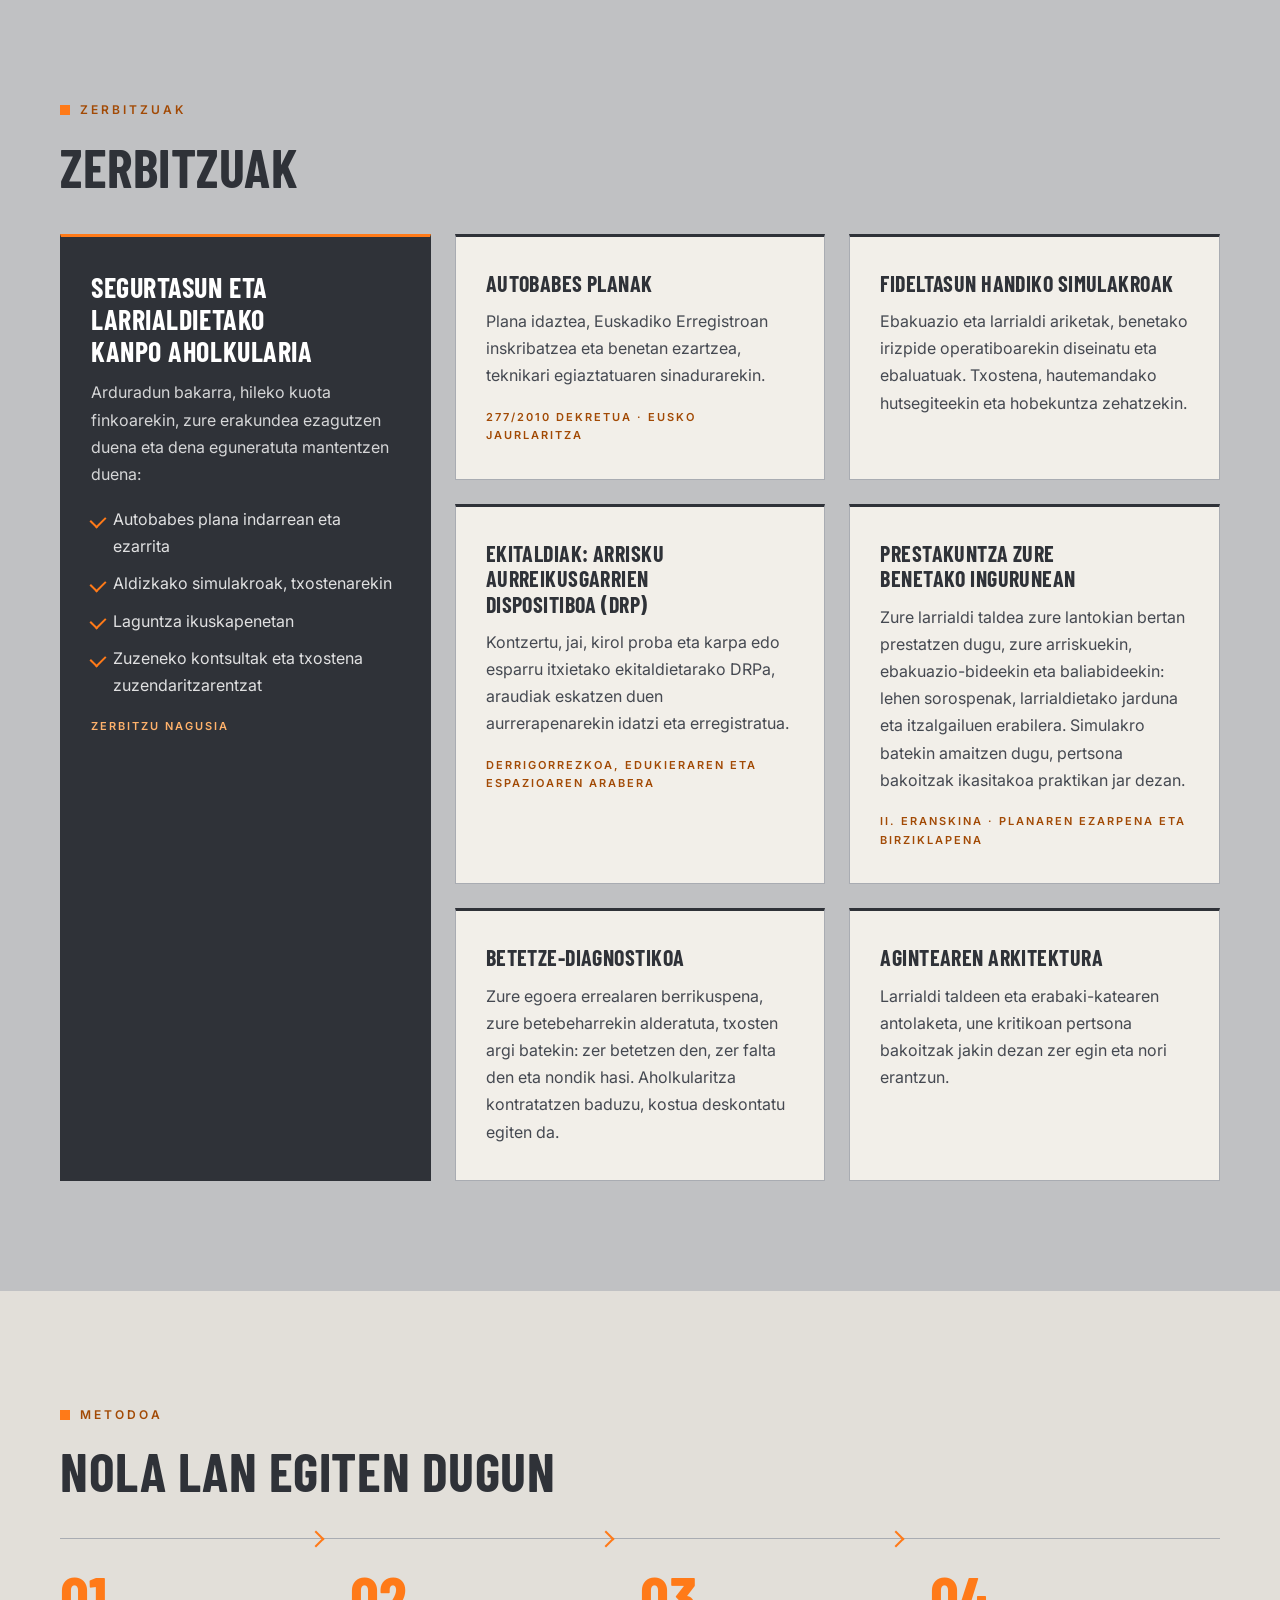
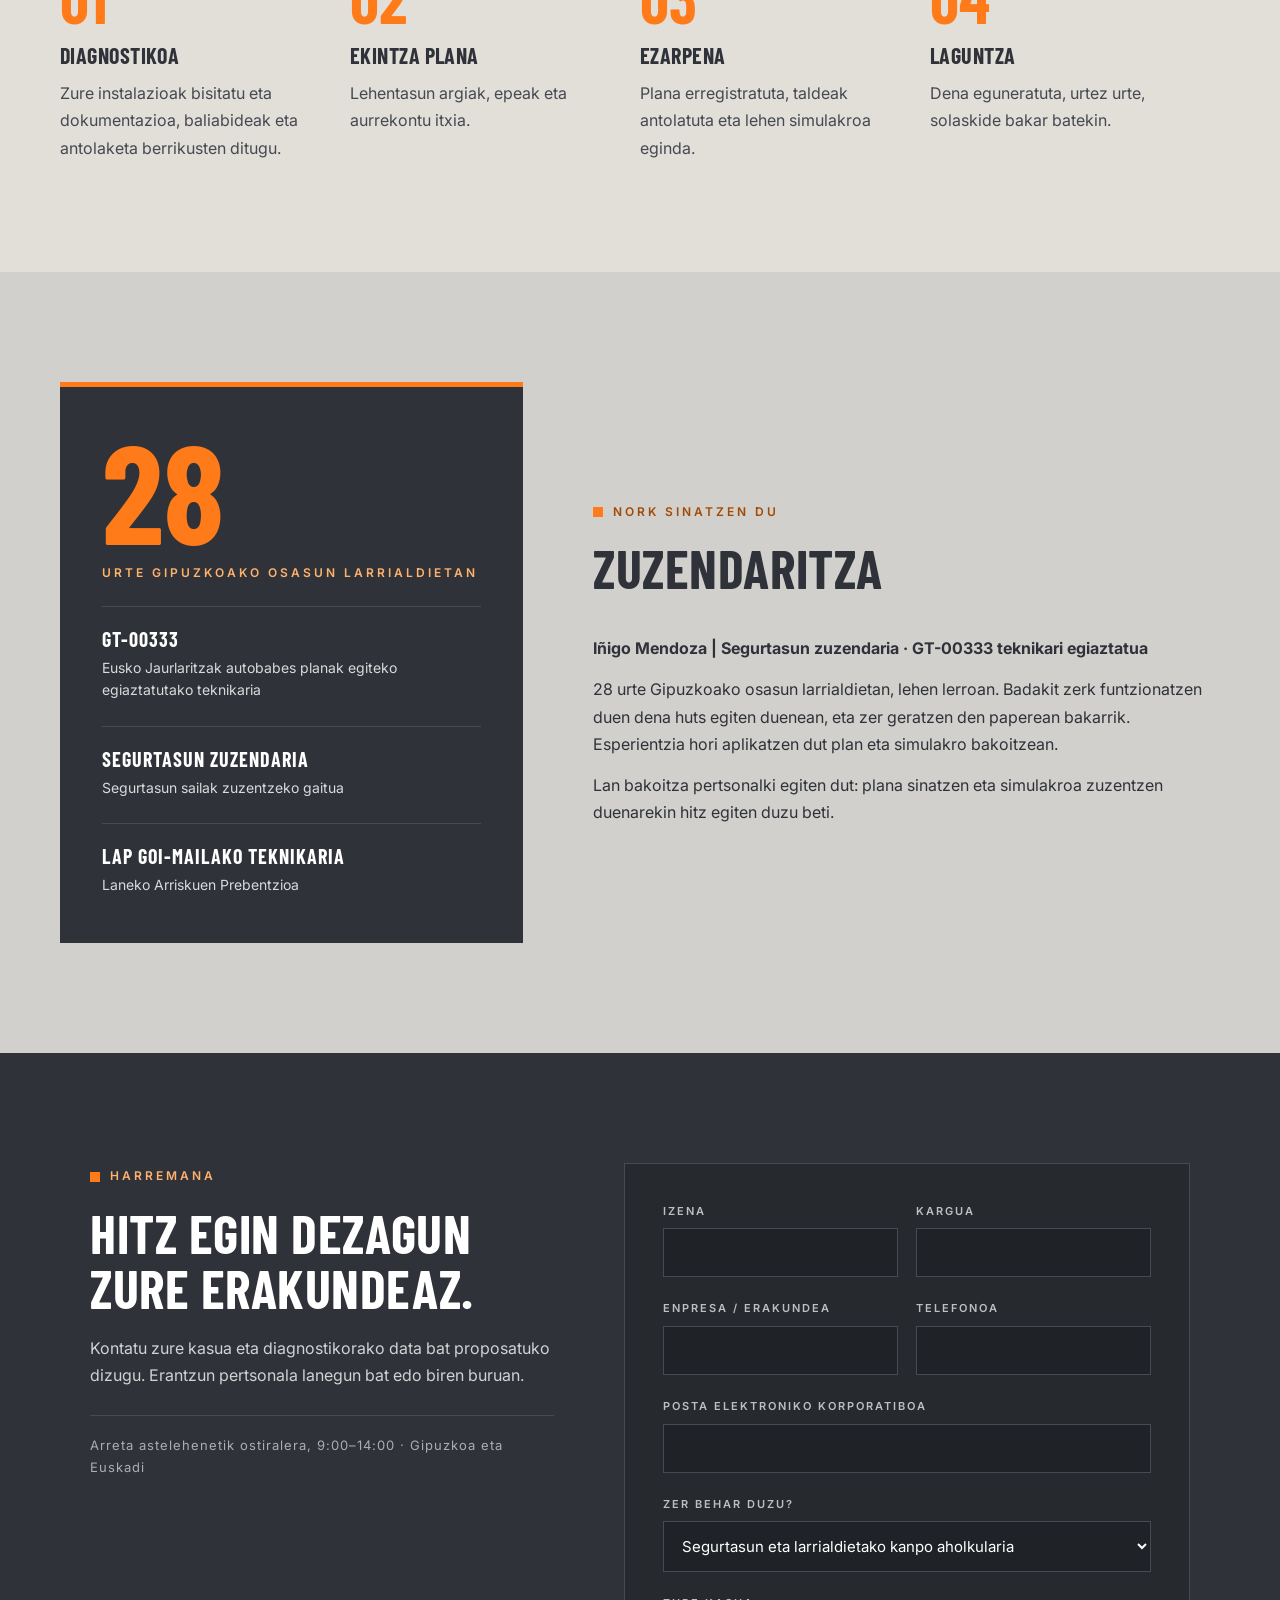
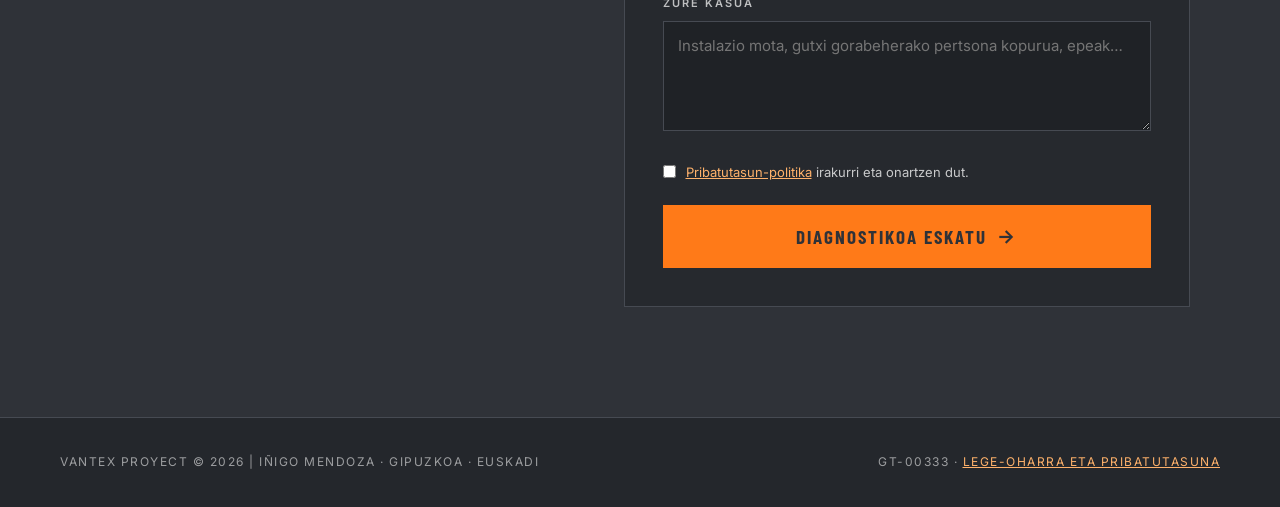
<file: eu.html>
<!DOCTYPE html>
<html lang="eu">
<head>
    <meta charset="UTF-8">
    <meta name="viewport" content="width=device-width, initial-scale=1.0">
    <title>Vantex Proyect | Segurtasun, Larrialdi eta Autobabes Aholkularitza</title>
    <meta name="description" content="Segurtasun, larrialdi eta autobabes arloko kanpo aholkularitza Gipuzkoan eta Euskadin. Autobabes planak, simulakroak eta ekitaldietarako DRPak, Eusko Jaurlaritzak egiaztatutako teknikariak sinatuta (GT-00333).">
    <link rel="preconnect" href="https://fonts.googleapis.com">
    <link rel="preconnect" href="https://fonts.gstatic.com" crossorigin>
    <link href="https://fonts.googleapis.com/css2?family=Barlow+Condensed:wght@500;600;700&family=Inter:wght@400;500;600&display=swap" rel="stylesheet">
    <style>
        /* Vantex Proyect: lenguaje de señalética de evacuación. Negro carbón, naranja señal, letra condensada de rótulo. */
        :root { --ink: #2F3238; --panel: #26292e; --line-dark: #464a52; --orange: #FF7A18; --orange-soft: #FFB26B; --orange-ink: #a24a05; --g1: #e2dfd9; --g2: #d1d0cd; --g3: #c0c1c3; --card: #F2EFE9; --line: #a9acb2; --text: #2F3238; --muted: #454951; --white: #ffffff; --exit: #1f9d55;
            --display: 'Barlow Condensed', 'Arial Narrow', Arial, sans-serif; --body: 'Inter', system-ui, -apple-system, 'Segoe UI', sans-serif; }
        * { margin: 0; padding: 0; box-sizing: border-box; }
        body { font-family: var(--body); color: var(--text); line-height: 1.7; background: var(--g1); -webkit-font-smoothing: antialiased; font-size: 16px; }
        a { color: inherit; }
        h1, h2, h3 { font-family: var(--display); font-weight: 700; text-transform: uppercase; letter-spacing: 0.01em; text-wrap: balance; }
        h2 { font-size: clamp(34px, 4.4vw, 54px); line-height: 1.02; color: var(--ink); margin-bottom: 40px; }
        h3 { font-size: 22px; line-height: 1.15; letter-spacing: 0.02em; margin-bottom: 12px; color: var(--ink); }
        p + p { margin-top: 14px; }
        .eyebrow { display: inline-flex; align-items: center; gap: 10px; font-size: 12px; font-weight: 600; letter-spacing: 3px; text-transform: uppercase; color: var(--orange-ink); margin-bottom: 18px; }
        .eyebrow::before { content: ""; width: 10px; height: 10px; background: var(--orange); }

        nav { position: absolute; top: 0; left: 0; right: 0; z-index: 10; display: flex; justify-content: space-between; align-items: center; padding: 28px 60px; }
        .logo { display: inline-flex; align-items: center; gap: 12px; text-decoration: none; font-family: var(--display); font-weight: 700; font-size: 24px; letter-spacing: 4px; color: var(--orange); }
        .logo svg { flex: none; }
        .logo .p2 { color: var(--white); font-weight: 500; }
        .lang { font-size: 12px; letter-spacing: 2px; color: rgba(255,255,255,0.6); }
        .lang a { color: var(--white); text-decoration: none; margin: 0 8px; }
        .lang b { color: var(--orange); margin: 0 8px; }

        header { position: relative; overflow: hidden; background: var(--ink); color: var(--white); padding: 170px 60px 110px; }
        .plan { position: absolute; right: -30px; top: 50%; transform: translateY(-46%); width: min(46vw, 660px); height: auto; opacity: 0.9; pointer-events: none; }
        .hero { position: relative; max-width: 1300px; margin: 0 auto; }
        .hero-inner { max-width: 640px; }
        .badge { display: inline-flex; align-items: center; gap: 10px; font-size: 12px; font-weight: 600; letter-spacing: 3px; text-transform: uppercase; color: var(--orange-soft); margin-bottom: 26px; }
        .badge::before { content: ""; width: 10px; height: 10px; background: var(--orange); }
        header h1 { font-size: clamp(44px, 5.4vw, 80px); line-height: 0.95; margin-bottom: 28px; color: var(--white); }
        header h1 em { font-style: normal; color: var(--orange); }
        .lead { font-size: 19px; color: rgba(255,255,255,0.82); max-width: 600px; margin-bottom: 38px; }
        .ctas { display: flex; flex-wrap: wrap; gap: 14px; align-items: center; }
        .hero-creds { margin-top: 44px; display: flex; flex-wrap: wrap; gap: 10px 28px; font-size: 12px; letter-spacing: 2.5px; text-transform: uppercase; color: rgba(255,255,255,0.7); }
        .hero-creds span b { color: var(--orange-soft); font-weight: 600; }
        .plan-mobile { display: none; width: 100%; height: auto; margin-top: 44px; opacity: 0.9; }
        .hivis { height: 14px; background: linear-gradient(var(--orange) 0 4px, var(--card) 4px 10px, var(--orange) 10px 14px); }

        section { padding: 110px 60px; max-width: 1300px; margin: 0 auto; }
        .band { background: var(--g3); } .band2 { background: var(--g2); }
        .problem-grid { display: grid; grid-template-columns: 1.1fr 1fr; gap: 80px; align-items: start; }
        .impact-box { background: var(--ink); color: rgba(255,255,255,0.85); padding: 46px 44px; border-top: 5px solid var(--orange); }
        .impact-box h3 { color: var(--white); }
        .checks { list-style: none; margin: 18px 0 20px; display: grid; gap: 10px; }
        .checks li { display: flex; gap: 12px; align-items: baseline; }
        .checks li::before { content: "?"; flex: none; width: 22px; height: 22px; line-height: 22px; text-align: center; font-family: var(--display); font-weight: 700; background: var(--orange); color: var(--ink); }

        .grid-3 { display: grid; grid-template-columns: repeat(3, minmax(0, 1fr)); gap: 24px; }
        .card { background: var(--card); border: 1px solid var(--line); border-top: 3px solid var(--ink); padding: 34px 30px; }
        .card p { color: var(--muted); }
                .card.featured { grid-row: span 3; background: var(--ink); border-color: var(--ink); border-top-color: var(--orange); color: rgba(255,255,255,0.85); }
        .card.featured h3 { color: var(--white); font-size: 28px; }
        .card.featured p { color: rgba(255,255,255,0.8); }
        .card ul { list-style: none; margin-top: 18px; display: grid; gap: 10px; }
        .card ul li { padding-left: 22px; position: relative; }
        .card ul li::before { content: ""; position: absolute; left: 0; top: 0.55em; width: 12px; height: 8px; border-left: 2px solid var(--orange); border-bottom: 2px solid var(--orange); transform: rotate(-45deg); }
        .card .ref { display: block; margin-top: 18px; font-size: 11px; font-weight: 600; letter-spacing: 2px; text-transform: uppercase; color: var(--orange-ink); }
        .card.featured .ref { color: var(--orange-soft); }

        .steps { list-style: none; display: grid; grid-template-columns: repeat(4, 1fr); gap: 0; counter-reset: paso; border-top: 1px solid var(--line); }
        .steps li { counter-increment: paso; padding: 28px 28px 0 0; position: relative; }
        .steps li::before { content: "0" counter(paso); display: block; font-family: var(--display); font-weight: 700; font-size: 64px; line-height: 1; color: var(--orange); margin-bottom: 12px; }
        .steps li:not(:last-child)::after { content: ""; position: absolute; top: -6px; right: 28px; width: 10px; height: 10px; border-top: 2px solid var(--orange); border-right: 2px solid var(--orange); transform: rotate(45deg); }
        .steps p { color: var(--muted); }

        .direction-section { display: grid; grid-template-columns: 0.85fr 1.15fr; gap: 70px; align-items: center; }
        .cred-panel { background: var(--ink); color: var(--white); padding: 46px 42px; border-top: 5px solid var(--orange); display: grid; gap: 24px; }
        .cred-big { font-family: var(--display); font-weight: 700; font-size: 140px; line-height: 0.8; color: var(--orange); }
        .cred-big span { display: block; font-family: var(--body); font-size: 12px; font-weight: 600; letter-spacing: 3px; text-transform: uppercase; color: var(--orange-soft); margin-top: 18px; line-height: 1.6; }
        .cred-item { border-top: 1px solid var(--line-dark); padding-top: 16px; font-size: 14px; color: rgba(255,255,255,0.82); line-height: 1.6; }
        .cred-item b { display: block; font-family: var(--display); font-size: 20px; font-weight: 700; letter-spacing: 1px; text-transform: uppercase; color: var(--white); margin-bottom: 2px; }
        .dir-text strong { color: var(--ink); }

        .cta-section { background: var(--ink); color: var(--white); padding: 110px 20px; }
        .cta-wrap { max-width: 1100px; margin: 0 auto; display: grid; grid-template-columns: 0.9fr 1.1fr; gap: 70px; align-items: start; }
        .cta-wrap > *, .problem-grid > *, .direction-section > * { min-width: 0; }
        h1, h2 { overflow-wrap: break-word; }
        .cta-section h2 { color: var(--white); margin-bottom: 20px; }
        .cta-section .eyebrow { color: var(--orange-soft); }
        .cta-section .sub { color: rgba(255,255,255,0.78); }
        .contact-note { margin-top: 26px; padding-top: 18px; border-top: 1px solid var(--line-dark); font-size: 13px; color: rgba(255,255,255,0.6); letter-spacing: 1px; }
        form { background: var(--panel); padding: 38px; border: 1px solid var(--line-dark); }
        .form-row { display: grid; grid-template-columns: 1fr 1fr; gap: 0 18px; }
        label { display: block; font-size: 11px; font-weight: 600; letter-spacing: 2px; text-transform: uppercase; margin-bottom: 8px; color: rgba(255,255,255,0.7); }
        input, textarea, select { width: 100%; padding: 14px; background: #1f2226; border: 1px solid var(--line-dark); color: var(--white); margin-bottom: 22px; font-family: inherit; font-size: 15px; outline: none; border-radius: 0; }
        input:focus, textarea:focus, select:focus { border-color: var(--orange); }
        .consent { display: flex; gap: 10px; align-items: flex-start; font-size: 13px; letter-spacing: 0; text-transform: none; color: rgba(255,255,255,0.75); font-weight: 400; margin-bottom: 22px; }
        .consent input { width: auto; margin: 4px 0 0; accent-color: var(--orange); }
        .consent a { color: var(--orange-soft); }
        .btn { display: inline-flex; justify-content: center; align-items: center; gap: 10px; padding: 18px 30px; background: var(--orange); color: var(--ink); border: 2px solid var(--orange); font-family: var(--display); font-size: 19px; font-weight: 700; text-transform: uppercase; letter-spacing: 2px; cursor: pointer; text-decoration: none; white-space: nowrap; }
        .btn::after { content: "→"; font-family: var(--body); }
        .btn:hover { background: var(--orange-soft); border-color: var(--orange-soft); }
        .btn:focus-visible, a:focus-visible, input:focus-visible, select:focus-visible, textarea:focus-visible { outline: 3px solid var(--orange); outline-offset: 3px; }
        .btn.ghost { background: transparent; color: var(--white); border-color: rgba(255,255,255,0.4); }
        .btn.ghost::after { content: none; }
        .btn.ghost:hover { border-color: var(--white); }
        form .btn { width: 100%; }
        footer { background: #24272c; border-top: 1px solid var(--line-dark); padding: 34px 60px; display: flex; flex-wrap: wrap; justify-content: space-between; gap: 10px; font-size: 12px; letter-spacing: 1.5px; text-transform: uppercase; color: rgba(255,255,255,0.55); }
        footer a { color: var(--orange-soft); }
        @media (max-width: 1100px) { .plan { width: 52vw; right: -12vw; opacity: 0.5; } }
        @media (max-width: 1000px) { .grid-3 { grid-template-columns: 1fr 1fr; } .card.featured { grid-row: auto; grid-column: 1 / -1; } .cta-wrap { grid-template-columns: 1fr; gap: 40px; } }
        @media (max-width: 900px) { nav { padding: 22px 20px; } header { padding: 130px 20px 80px; } .plan { display: none; } header { padding-bottom: 60px; } .plan-mobile { display: block; } section { padding: 70px 20px; } .problem-grid, .direction-section { grid-template-columns: 1fr; gap: 40px; } .steps { grid-template-columns: 1fr 1fr; gap: 10px 0; } .steps li::after { display: none; } .impact-box, .cred-panel { padding: 34px 26px; } .cred-big { font-size: 110px; } footer { padding: 28px 20px; } }
        @media (max-width: 600px) { .logo { font-size: 18px; letter-spacing: 2.5px; gap: 9px; } .logo svg { width: 24px; height: 24px; } .grid-3, .form-row, .steps { grid-template-columns: 1fr; } form { padding: 24px; } .lead { font-size: 17px; } h2 { font-size: 34px; } .cta-section h2 { font-size: 32px; } .btn { font-size: 17px; padding: 16px 22px; letter-spacing: 1.5px; } }
        @media (prefers-reduced-motion: no-preference) { .route { stroke-dashoffset: 0; animation: march 18s linear infinite; } @keyframes march { to { stroke-dashoffset: -400; } } }
    </style>
</head>
<body>
    <nav><a href="eu.html" class="logo" aria-label="Vantex Proyect"><svg width="30" height="30" viewBox="0 0 32 32" aria-hidden="true"><rect width="32" height="32" fill="#FF7A18"/><path d="M8 10 L16 21 L24 10" fill="none" stroke="#2F3238" stroke-width="4.5" stroke-linecap="square" stroke-linejoin="miter"/></svg><span>VANTEX <span class="p2">PROYECT</span></span></a><div class="lang"><a href="index.html">ES</a> | <b>EU</b></div></nav>

    <header>
        <svg class="plan" viewBox="0 0 640 520" aria-hidden="true" fill="none">
            <g stroke="#8A8F98" stroke-width="3" opacity="0.55">
                <path d="M40 40 H600 V480 H40 Z"/>
                <path d="M40 200 H250 M310 200 H420 M480 200 H600"/>
                <path d="M250 40 V140 M250 200 V330 M250 390 V480"/>
                <path d="M420 200 V300 M420 360 V480"/>
                <path d="M40 330 H170 M220 330 H250"/>
            </g>
            <g stroke="#8A8F98" stroke-width="1.5" opacity="0.3">
                <path d="M480 60 H580 M480 76 H580 M480 92 H580 M480 108 H580 M480 124 H580 M480 140 H580"/>
                <path d="M470 50 V150 H590 V50 Z"/>
            </g>
            <g stroke="#8A8F98" stroke-width="1.5" opacity="0.3"><rect x="80" y="80" width="120" height="70"/><rect x="290" y="250" width="90" height="60"/><rect x="460" y="250" width="100" height="160"/></g>
            <path class="route" d="M135 265 H280 V170 H450 V110 H600" stroke="#FF7A18" stroke-width="5" stroke-dasharray="16 12"/>
            <path d="M590 98 L606 110 L590 122" stroke="#FF7A18" stroke-width="5"/>
            <g transform="translate(540 64)"><rect width="56" height="30" fill="#1f9d55"/><path d="M14 15 H40 M32 8 L40 15 L32 22" stroke="#ffffff" stroke-width="3.5"/></g>
            <circle cx="135" cy="265" r="22" stroke="#FF7A18" stroke-width="2" opacity="0.6"/>
            <circle cx="135" cy="265" r="9" fill="#FF7A18"/>
            <text x="135" y="312" fill="#FF7A18" font-family="Barlow Condensed, Arial Narrow, sans-serif" font-size="17" font-weight="700" letter-spacing="2" text-anchor="middle">ZU HEMEN ZAUDE</text>
        </svg>
        <div class="hero"><div class="hero-inner">
            <div class="badge">Segurtasuna · Larrialdiak · Autobabesa</div>
            <h1>Larrialdi plan bat ez da paperean neurtzen. <em>Behar den egunean neurtzen da.</em></h1>
            <p class="lead">Bere jendearen segurtasuna serio hartzen duten enpresa eta erakundeentzako kanpo aholkularitza: autobabes planak, benetako simulakroak eta etengabeko laguntza, Eusko Jaurlaritzak egiaztatutako teknikariak sinatuta.</p>
            <div class="ctas"><a href="#contacto" class="btn">Diagnostikoa eskatu</a><a href="#servicios" class="btn ghost">Zerbitzuak ikusi</a></div>
            <div class="hero-creds"><span><b>GT-00333</b> Teknikari egiaztatua</span><span><b>28 urte</b> larrialdietan</span><span><b>Segurtasun</b> zuzendaria</span></div>
            <svg class="plan-mobile" viewBox="0 0 640 520" aria-hidden="true" fill="none">
            <g stroke="#8A8F98" stroke-width="3" opacity="0.55">
                <path d="M40 40 H600 V480 H40 Z"/>
                <path d="M40 200 H250 M310 200 H420 M480 200 H600"/>
                <path d="M250 40 V140 M250 200 V330 M250 390 V480"/>
                <path d="M420 200 V300 M420 360 V480"/>
                <path d="M40 330 H170 M220 330 H250"/>
            </g>
            <g stroke="#8A8F98" stroke-width="1.5" opacity="0.3">
                <path d="M480 60 H580 M480 76 H580 M480 92 H580 M480 108 H580 M480 124 H580 M480 140 H580"/>
                <path d="M470 50 V150 H590 V50 Z"/>
            </g>
            <g stroke="#8A8F98" stroke-width="1.5" opacity="0.3"><rect x="80" y="80" width="120" height="70"/><rect x="290" y="250" width="90" height="60"/><rect x="460" y="250" width="100" height="160"/></g>
            <path class="route" d="M135 265 H280 V170 H450 V110 H600" stroke="#FF7A18" stroke-width="5" stroke-dasharray="16 12"/>
            <path d="M590 98 L606 110 L590 122" stroke="#FF7A18" stroke-width="5"/>
            <g transform="translate(540 64)"><rect width="56" height="30" fill="#1f9d55"/><path d="M14 15 H40 M32 8 L40 15 L32 22" stroke="#ffffff" stroke-width="3.5"/></g>
            <circle cx="135" cy="265" r="22" stroke="#FF7A18" stroke-width="2" opacity="0.6"/>
            <circle cx="135" cy="265" r="9" fill="#FF7A18"/>
            <text x="135" y="312" fill="#FF7A18" font-family="Barlow Condensed, Arial Narrow, sans-serif" font-size="17" font-weight="700" letter-spacing="2" text-anchor="middle">ZU HEMEN ZAUDE</text>
        </svg>
        </div></div>
    </header>
    <div class="hivis" aria-hidden="true"></div>

    <section>
        <div class="problem-grid">
            <div class="problem-text">
                <div class="eyebrow">Arazoa</div>
                <h2>Arriskua ez da krisia,<br>kontrolaren itxura faltsua baizik.</h2>
                <p>Autobabes plan asko tiradera batean baino ez daude: ezarri gabe, simulakrorik gabe eta Euskadiko Autobabes Planen Erregistroan inskribatu gabe. Nahikoak dirudite, proban jartzen diren arte.</p>
                <p>Vantex Proyectek zure erakundea benetan prestatuta egotea bermatzen du, ez paperean estalita bakarrik.</p>
            </div>
            <div class="impact-box">
                <h3>Erantzukizuna zuzendaritzarena da</h3>
                <p>Gorabehera edo ikuskapen baten aurrean, galderak zuzendaritzara iristen dira:</p>
                <ul class="checks"><li>Plana eguneratuta zegoen?</li><li>Simulakroa egin zen?</li><li>Langileek bazekiten zer egin?</li></ul>
                <p>Gure lana hiru galderen erantzuna baiezkoa izatea da.</p>
            </div>
        </div>
    </section>

    <div class="band" id="servicios">
        <section>
            <div class="eyebrow">Zerbitzuak</div>
            <h2>Zerbitzuak</h2>
            <div class="grid-3">
                <div class="card featured">
                    <h3>Segurtasun eta larrialdietako kanpo aholkularia</h3>
                    <p>Arduradun bakarra, hileko kuota finkoarekin, zure erakundea ezagutzen duena eta dena eguneratuta mantentzen duena:</p>
                    <ul>
                        <li>Autobabes plana indarrean eta ezarrita</li>
                        <li>Aldizkako simulakroak, txostenarekin</li>
                        <li>Laguntza ikuskapenetan</li>
                        <li>Zuzeneko kontsultak eta txostena zuzendaritzarentzat</li>
                    </ul>
                    <span class="ref">Zerbitzu nagusia</span>
                </div>
                <div class="card">
                    <h3>Autobabes planak</h3>
                    <p>Plana idaztea, Euskadiko Erregistroan inskribatzea eta benetan ezartzea, teknikari egiaztatuaren sinadurarekin.</p>
                    <span class="ref">277/2010 Dekretua · Eusko Jaurlaritza</span>
                </div>
                <div class="card">
                    <h3>Fideltasun handiko simulakroak</h3>
                    <p>Ebakuazio eta larrialdi ariketak, benetako irizpide operatiboarekin diseinatu eta ebaluatuak. Txostena, hautemandako hutsegiteekin eta hobekuntza zehatzekin.</p>
                </div>
                <div class="card">
                    <h3>Ekitaldiak: arrisku aurreikusgarrien dispositiboa (DRP)</h3>
                    <p>Kontzertu, jai, kirol proba eta karpa edo esparru itxietako ekitaldietarako DRPa, araudiak eskatzen duen aurrerapenarekin idatzi eta erregistratua.</p>
                    <span class="ref">Derrigorrezkoa, edukieraren eta espazioaren arabera</span>
                </div>
                <div class="card">
                    <h3>Prestakuntza zure benetako ingurunean</h3>
                    <p>Zure larrialdi taldea zure lantokian bertan prestatzen dugu, zure arriskuekin, ebakuazio-bideekin eta baliabideekin: lehen sorospenak, larrialdietako jarduna eta itzalgailuen erabilera. Simulakro batekin amaitzen dugu, pertsona bakoitzak ikasitakoa praktikan jar dezan.</p>
                    <span class="ref">II. eranskina · Planaren ezarpena eta birziklapena</span>
                </div>
                <div class="card">
                    <h3>Betetze-diagnostikoa</h3>
                    <p>Zure egoera errealaren berrikuspena, zure betebeharrekin alderatuta, txosten argi batekin: zer betetzen den, zer falta den eta nondik hasi. Aholkularitza kontratatzen baduzu, kostua deskontatu egiten da.</p>
                </div>
                <div class="card">
                    <h3>Agintearen arkitektura</h3>
                    <p>Larrialdi taldeen eta erabaki-katearen antolaketa, une kritikoan pertsona bakoitzak jakin dezan zer egin eta nori erantzun.</p>
                </div>
            </div>
        </section>
    </div>

    <section>
        <div class="eyebrow">Metodoa</div>
        <h2>Nola lan egiten dugun</h2>
        <ol class="steps">
            <li><h3>Diagnostikoa</h3><p>Zure instalazioak bisitatu eta dokumentazioa, baliabideak eta antolaketa berrikusten ditugu.</p></li>
            <li><h3>Ekintza plana</h3><p>Lehentasun argiak, epeak eta aurrekontu itxia.</p></li>
            <li><h3>Ezarpena</h3><p>Plana erregistratuta, taldeak antolatuta eta lehen simulakroa eginda.</p></li>
            <li><h3>Laguntza</h3><p>Dena eguneratuta, urtez urte, solaskide bakar batekin.</p></li>
        </ol>
    </section>

    <div class="band2">
        <section>
            <div class="direction-section">
                <div class="cred-panel" aria-label="Kredentzialak">
                    <div class="cred-big">28<span>urte Gipuzkoako osasun larrialdietan</span></div>
                    <div class="cred-item"><b>GT-00333</b>Eusko Jaurlaritzak autobabes planak egiteko egiaztatutako teknikaria</div>
                    <div class="cred-item"><b>Segurtasun zuzendaria</b>Segurtasun sailak zuzentzeko gaitua</div>
                    <div class="cred-item"><b>LAP goi-mailako teknikaria</b>Laneko Arriskuen Prebentzioa</div>
                </div>
                <div class="dir-text">
                    <div class="eyebrow">Nork sinatzen du</div>
                    <h2>Zuzendaritza</h2>
                    <p><strong>Iñigo Mendoza | Segurtasun zuzendaria · GT-00333 teknikari egiaztatua</strong></p>
                    <p>28 urte Gipuzkoako osasun larrialdietan, lehen lerroan. Badakit zerk funtzionatzen duen dena huts egiten duenean, eta zer geratzen den paperean bakarrik. Esperientzia hori aplikatzen dut plan eta simulakro bakoitzean.</p>
                    <p>Lan bakoitza pertsonalki egiten dut: plana sinatzen eta simulakroa zuzentzen duenarekin hitz egiten duzu beti.</p>
                </div>
            </div>
        </section>
    </div>

    <div class="cta-section" id="contacto">
        <div class="cta-wrap">
            <div>
                <div class="eyebrow">Harremana</div>
                <h2>Hitz egin dezagun zure erakundeaz.</h2>
                <p class="sub">Kontatu zure kasua eta diagnostikorako data bat proposatuko dizugu. Erantzun pertsonala lanegun bat edo biren buruan.</p>
                
                <p class="contact-note">Arreta astelehenetik ostiralera, 9:00–14:00 · Gipuzkoa eta Euskadi</p>
            </div>
            <form action="https://formspree.io/f/mlgpwdkk" method="POST">
            <input type="hidden" name="_subject" value="Kontsulta berria vantexproyect.com webgunetik (EU)">
            <div class="form-row">
                <div><label for="nombre">Izena</label><input id="nombre" type="text" name="nombre" required autocomplete="name"></div>
                <div><label for="cargo">Kargua</label><input id="cargo" type="text" name="cargo" autocomplete="organization-title"></div>
            </div>
            <div class="form-row">
                <div><label for="empresa">Enpresa / Erakundea</label><input id="empresa" type="text" name="empresa" required autocomplete="organization"></div>
                <div><label for="telefono">Telefonoa</label><input id="telefono" type="tel" name="telefono" autocomplete="tel"></div>
            </div>
            <label for="email">Posta elektroniko korporatiboa</label><input id="email" type="email" name="email" required autocomplete="email">
            <label for="servicio">Zer behar duzu?</label>
            <select id="servicio" name="servicio">
                <option>Segurtasun eta larrialdietako kanpo aholkularia</option>
                <option>Betetze-diagnostikoa</option>
                <option>Autobabes plana</option>
                <option>Simulakroa</option>
                <option>Prestakuntza zure benetako ingurunean</option>
                <option>Ekitaldi baterako DRPa</option>
                <option>Beste kontsulta bat</option>
            </select>
            <label for="mensaje">Zure kasua</label><textarea id="mensaje" name="message" required style="height:110px;" placeholder="Instalazio mota, gutxi gorabeherako pertsona kopurua, epeak…"></textarea>
            <label class="consent"><input type="checkbox" name="acepta_privacidad" value="bai" required> <span><a href="lege-oharra.html#pribatutasuna">Pribatutasun-politika</a> irakurri eta onartzen dut.</span></label>
            <button type="submit" class="btn">Diagnostikoa eskatu</button>
        </form>
        </div>
    </div>

    <footer><span>VANTEX PROYECT &copy; 2026 | IÑIGO MENDOZA · GIPUZKOA · EUSKADI</span><span>GT-00333 · <a href="lege-oharra.html">Lege-oharra eta pribatutasuna</a></span></footer>
</body>
</html>
</file>
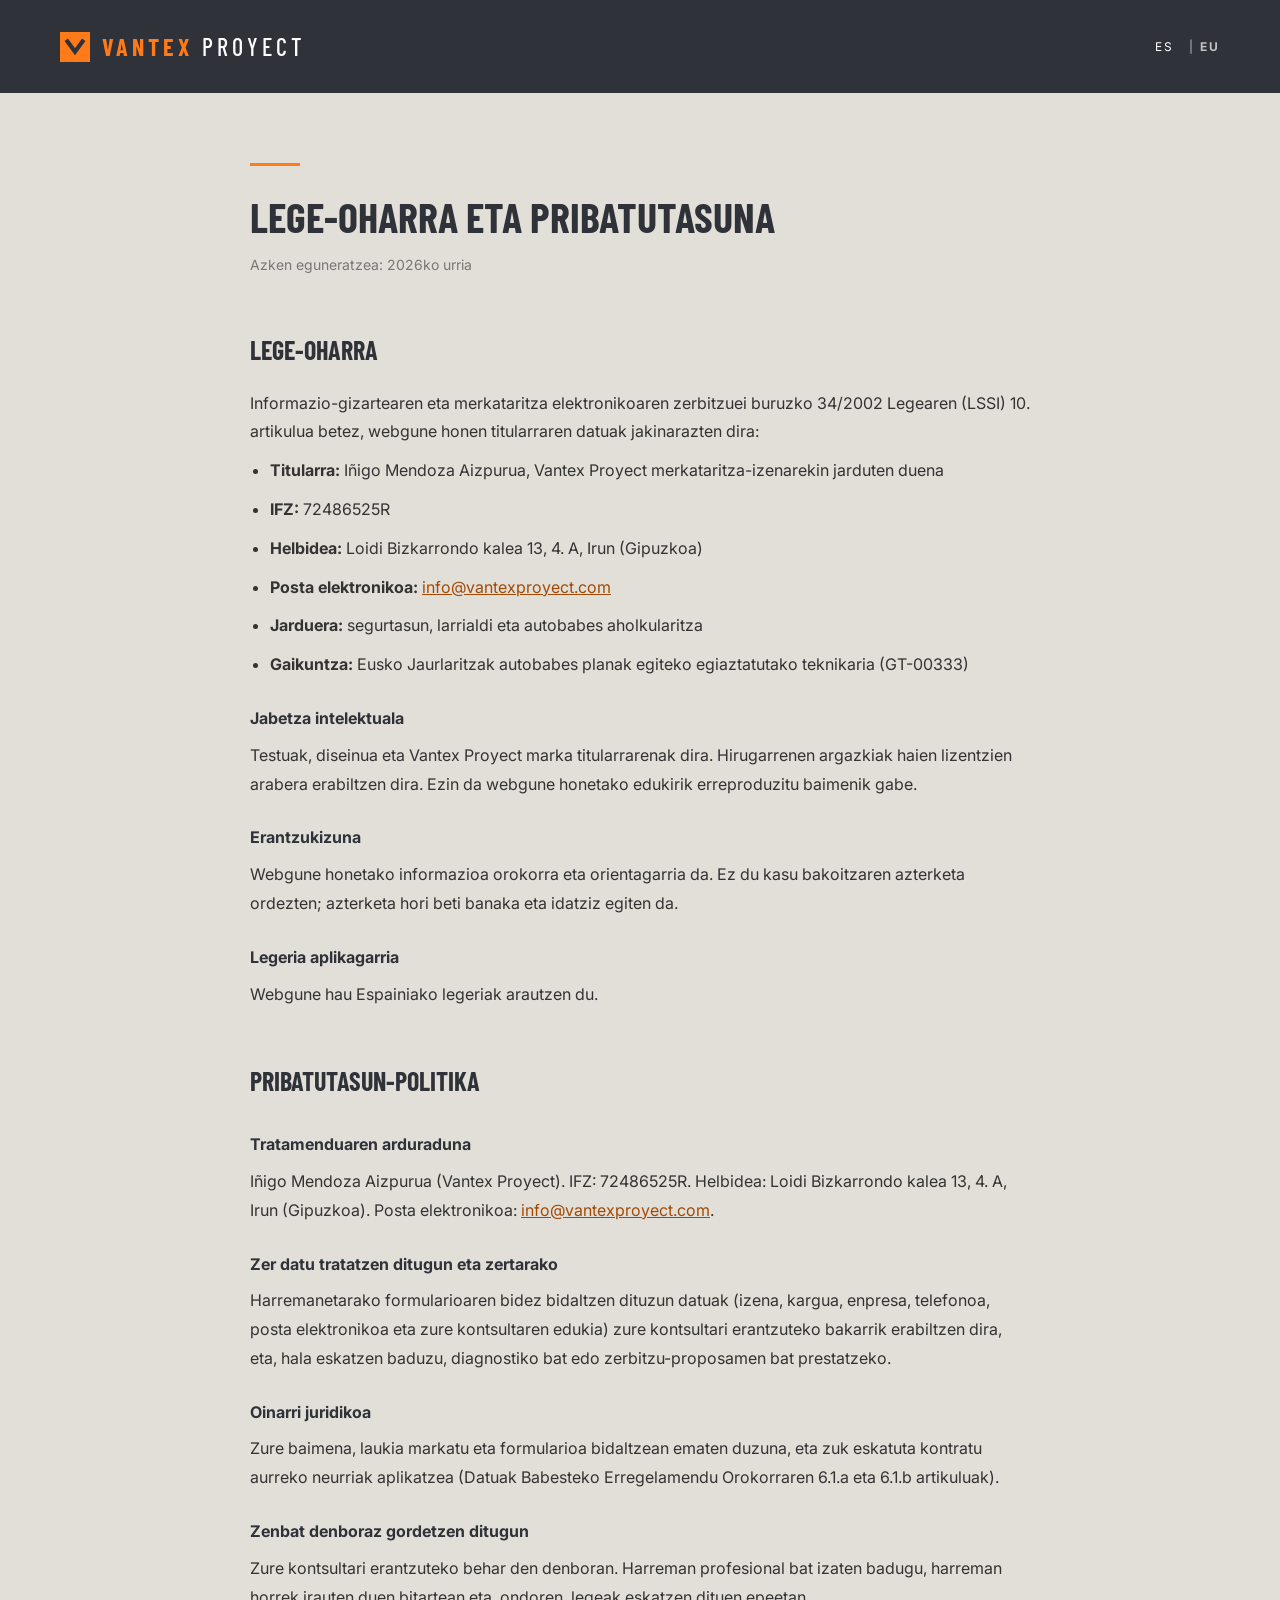
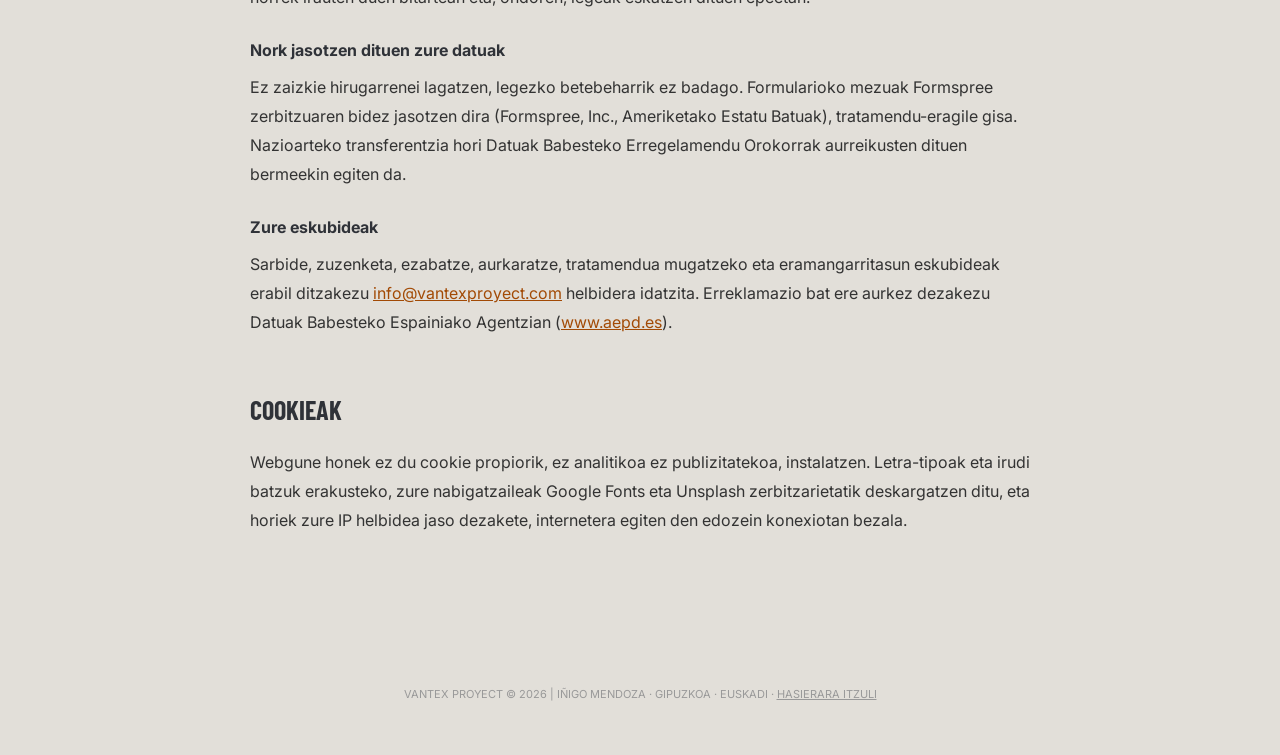
<file: lege-oharra.html>
<!DOCTYPE html>
<html lang="eu">
<head>
    <meta charset="UTF-8">
    <meta name="viewport" content="width=device-width, initial-scale=1.0">
    <title>Lege-oharra eta pribatutasuna | Vantex Proyect</title>
    <meta name="robots" content="noindex">
    <link rel="preconnect" href="https://fonts.googleapis.com">
    <link rel="preconnect" href="https://fonts.gstatic.com" crossorigin>
    <link href="https://fonts.googleapis.com/css2?family=Barlow+Condensed:wght@500;600;700&family=Inter:wght@400;500;600&display=swap" rel="stylesheet">
    <style>
        :root { --accent: #FF7A18; --dark: #2F3238; --text: #333333; --white: #ffffff; }
        * { margin: 0; padding: 0; box-sizing: border-box; }
        body { font-family: 'Inter', sans-serif; color: var(--text); line-height: 1.8; background: #e2dfd9; -webkit-font-smoothing: antialiased; }
        nav { background: var(--dark); padding: 25px 60px; display: flex; justify-content: space-between; align-items: center; }
        .logo { display: inline-flex; align-items: center; gap: 12px; font-family: 'Barlow Condensed', 'Arial Narrow', sans-serif; font-size: 24px; font-weight: 700; letter-spacing: 4px; color: var(--accent); text-decoration: none; } .logo .p2 { color: #fff; font-weight: 500; }
        .lang { font-size: 12px; letter-spacing: 2px; color: rgba(255,255,255,0.7); }
        .lang a { color: var(--white); text-decoration: none; margin: 0 10px; }
        main { max-width: 820px; margin: 0 auto; padding: 70px 20px 90px; }
        .accent-line { width: 50px; height: 3px; background: var(--accent); margin-bottom: 25px; }
        h1 { font-family: 'Barlow Condensed', 'Arial Narrow', sans-serif; text-transform: uppercase; font-size: clamp(30px, 4vw, 42px); color: var(--dark); line-height: 1.2; margin-bottom: 10px; }
        h2 { font-family: 'Barlow Condensed', 'Arial Narrow', sans-serif; text-transform: uppercase; font-size: 26px; color: var(--dark); margin: 50px 0 15px; }
        h3 { font-size: 16px; color: var(--dark); margin: 25px 0 8px; }
        p, li { margin-bottom: 10px; }
        ul { padding-left: 20px; }
        a { color: #a24a05; }
        .muted { color: #777; font-size: 14px; }
        footer { padding: 50px 20px; text-align: center; font-size: 11px; color: #999; text-transform: uppercase; }
        footer a { color: #999; }
        @media (max-width: 560px) { nav { padding: 20px; } .logo { font-size: 16px; letter-spacing: 3px; } }
    </style>
</head>
<body>
    <nav><a href="eu.html" class="logo" aria-label="Vantex Proyect"><svg width="30" height="30" viewBox="0 0 32 32" aria-hidden="true"><rect width="32" height="32" fill="#FF7A18"/><path d="M8 10 L16 21 L24 10" fill="none" stroke="#2F3238" stroke-width="4.5" stroke-linecap="square" stroke-linejoin="miter"/></svg><span>VANTEX <span class="p2">PROYECT</span></span></a><div class="lang"><a href="aviso-legal.html">ES</a> | <b>EU</b></div></nav>
    <main>
        <div class="accent-line"></div>
        <h1>Lege-oharra eta pribatutasuna</h1>
        <p class="muted">Azken eguneratzea: 2026ko urria</p>

        <h2 id="lege-oharra">Lege-oharra</h2>
        <p>Informazio-gizartearen eta merkataritza elektronikoaren zerbitzuei buruzko 34/2002 Legearen (LSSI) 10. artikulua betez, webgune honen titularraren datuak jakinarazten dira:</p>
        <ul>
            <li><strong>Titularra:</strong> Iñigo Mendoza Aizpurua, Vantex Proyect merkataritza-izenarekin jarduten duena</li>
            <li><strong>IFZ:</strong> 72486525R</li>
            <li><strong>Helbidea:</strong> Loidi Bizkarrondo kalea 13, 4. A, Irun (Gipuzkoa)</li>
            <li><strong>Posta elektronikoa:</strong> <a href="mailto:info@vantexproyect.com">info@vantexproyect.com</a></li>
            <li><strong>Jarduera:</strong> segurtasun, larrialdi eta autobabes aholkularitza</li>
            <li><strong>Gaikuntza:</strong> Eusko Jaurlaritzak autobabes planak egiteko egiaztatutako teknikaria (GT-00333)</li>
        </ul>
        <h3>Jabetza intelektuala</h3>
        <p>Testuak, diseinua eta Vantex Proyect marka titularrarenak dira. Hirugarrenen argazkiak haien lizentzien arabera erabiltzen dira. Ezin da webgune honetako edukirik erreproduzitu baimenik gabe.</p>
        <h3>Erantzukizuna</h3>
        <p>Webgune honetako informazioa orokorra eta orientagarria da. Ez du kasu bakoitzaren azterketa ordezten; azterketa hori beti banaka eta idatziz egiten da.</p>
        <h3>Legeria aplikagarria</h3>
        <p>Webgune hau Espainiako legeriak arautzen du.</p>

        <h2 id="pribatutasuna">Pribatutasun-politika</h2>
        <h3>Tratamenduaren arduraduna</h3>
        <p>Iñigo Mendoza Aizpurua (Vantex Proyect). IFZ: 72486525R. Helbidea: Loidi Bizkarrondo kalea 13, 4. A, Irun (Gipuzkoa). Posta elektronikoa: <a href="mailto:info@vantexproyect.com">info@vantexproyect.com</a>.</p>
        <h3>Zer datu tratatzen ditugun eta zertarako</h3>
        <p>Harremanetarako formularioaren bidez bidaltzen dituzun datuak (izena, kargua, enpresa, telefonoa, posta elektronikoa eta zure kontsultaren edukia) zure kontsultari erantzuteko bakarrik erabiltzen dira, eta, hala eskatzen baduzu, diagnostiko bat edo zerbitzu-proposamen bat prestatzeko.</p>
        <h3>Oinarri juridikoa</h3>
        <p>Zure baimena, laukia markatu eta formularioa bidaltzean ematen duzuna, eta zuk eskatuta kontratu aurreko neurriak aplikatzea (Datuak Babesteko Erregelamendu Orokorraren 6.1.a eta 6.1.b artikuluak).</p>
        <h3>Zenbat denboraz gordetzen ditugun</h3>
        <p>Zure kontsultari erantzuteko behar den denboran. Harreman profesional bat izaten badugu, harreman horrek irauten duen bitartean eta, ondoren, legeak eskatzen dituen epeetan.</p>
        <h3>Nork jasotzen dituen zure datuak</h3>
        <p>Ez zaizkie hirugarrenei lagatzen, legezko betebeharrik ez badago. Formularioko mezuak Formspree zerbitzuaren bidez jasotzen dira (Formspree, Inc., Ameriketako Estatu Batuak), tratamendu-eragile gisa. Nazioarteko transferentzia hori Datuak Babesteko Erregelamendu Orokorrak aurreikusten dituen bermeekin egiten da.</p>
        <h3>Zure eskubideak</h3>
        <p>Sarbide, zuzenketa, ezabatze, aurkaratze, tratamendua mugatzeko eta eramangarritasun eskubideak erabil ditzakezu <a href="mailto:info@vantexproyect.com">info@vantexproyect.com</a> helbidera idatzita. Erreklamazio bat ere aurkez dezakezu Datuak Babesteko Espainiako Agentzian (<a href="https://www.aepd.es" rel="noopener">www.aepd.es</a>).</p>

        <h2 id="cookieak">Cookieak</h2>
        <p>Webgune honek ez du cookie propiorik, ez analitikoa ez publizitatekoa, instalatzen. Letra-tipoak eta irudi batzuk erakusteko, zure nabigatzaileak Google Fonts eta Unsplash zerbitzarietatik deskargatzen ditu, eta horiek zure IP helbidea jaso dezakete, internetera egiten den edozein konexiotan bezala.</p>
    </main>
    <footer>VANTEX PROYECT &copy; 2026 | IÑIGO MENDOZA · GIPUZKOA · EUSKADI · <a href="eu.html">Hasierara itzuli</a></footer>
</body>
</html>
</file>
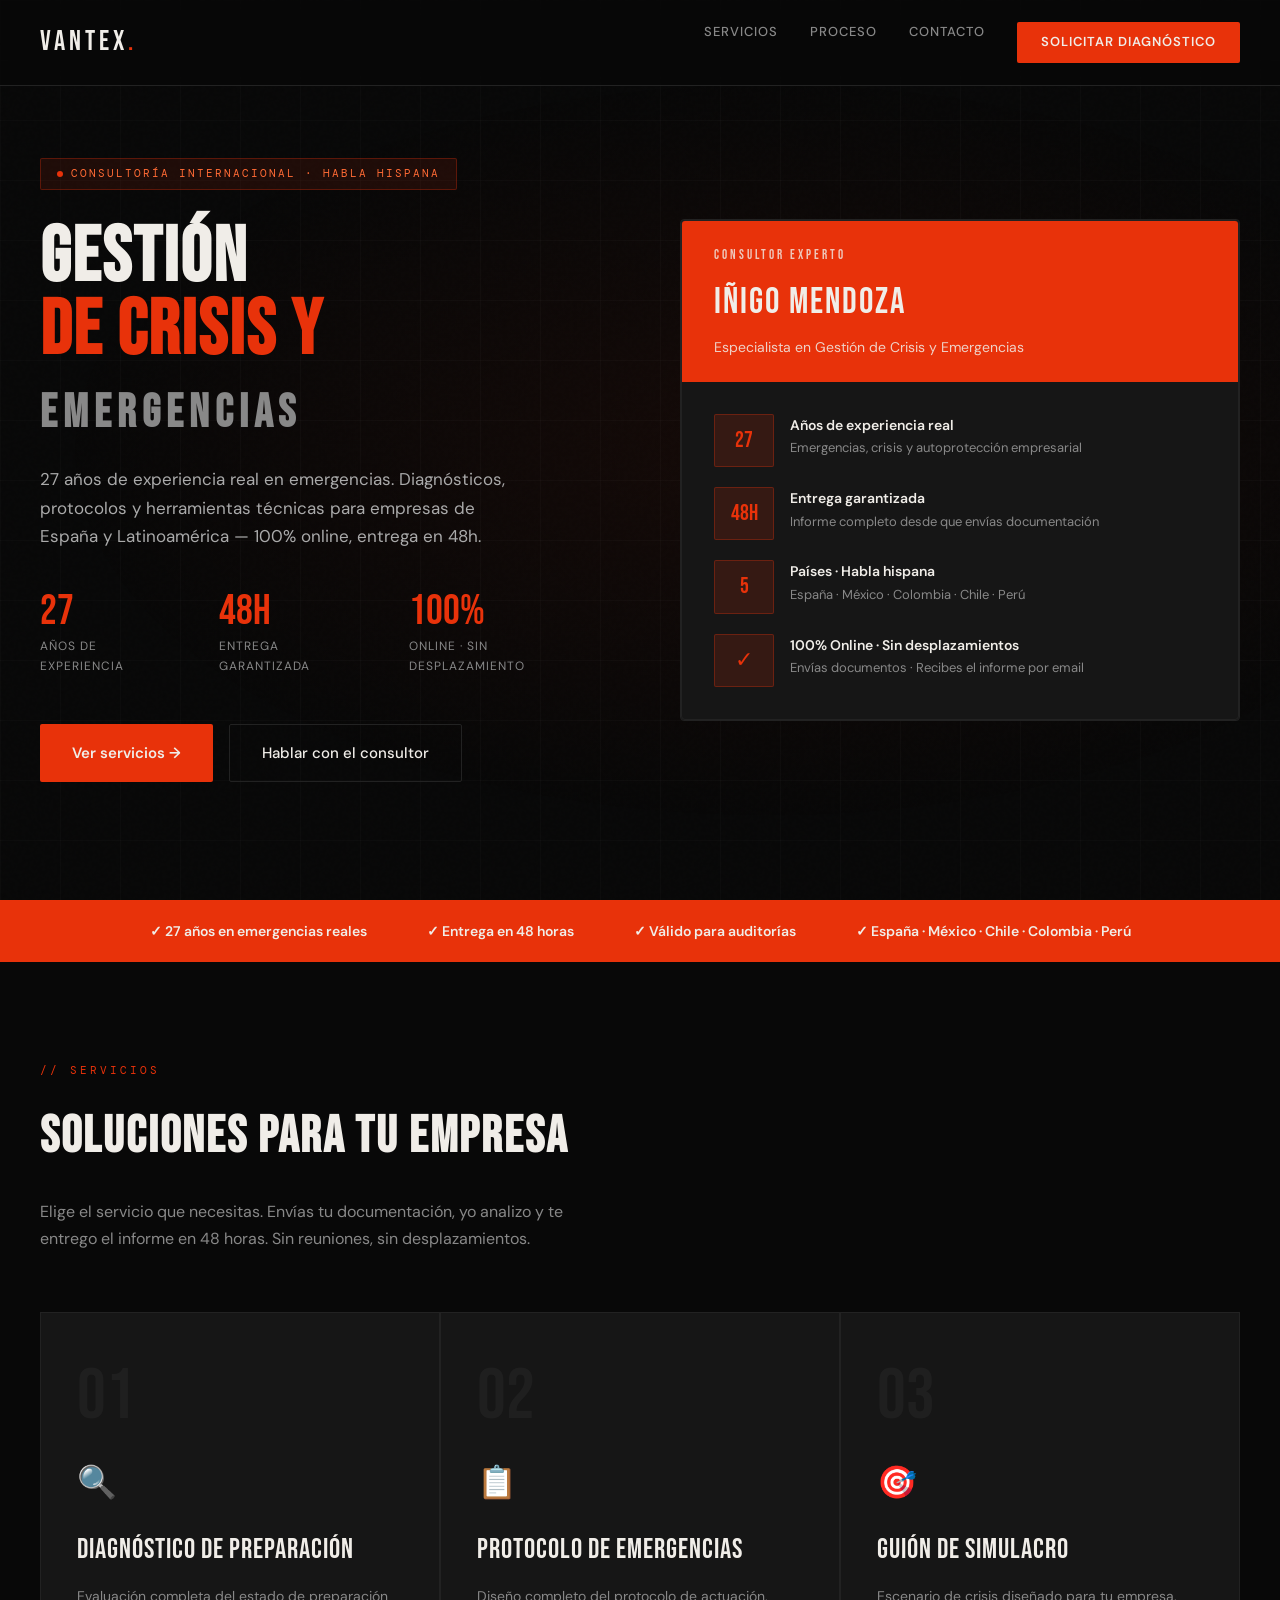
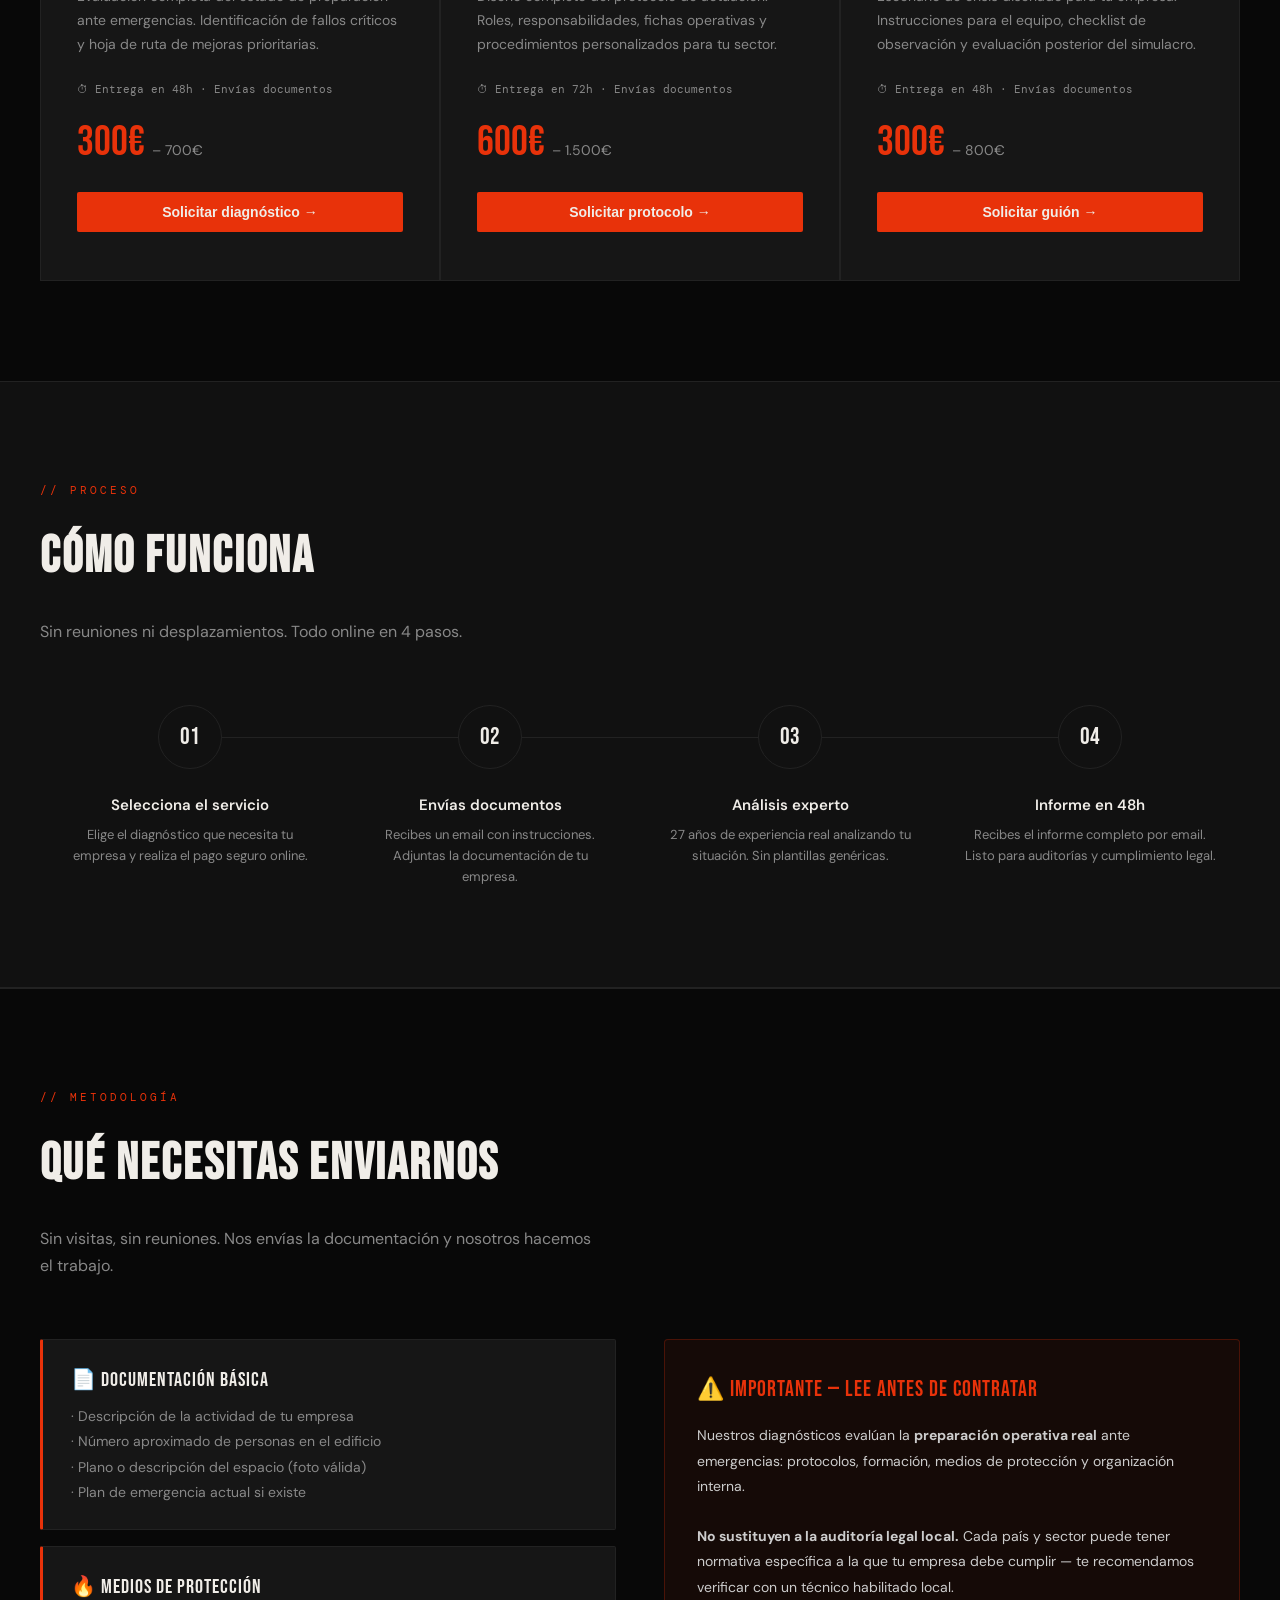
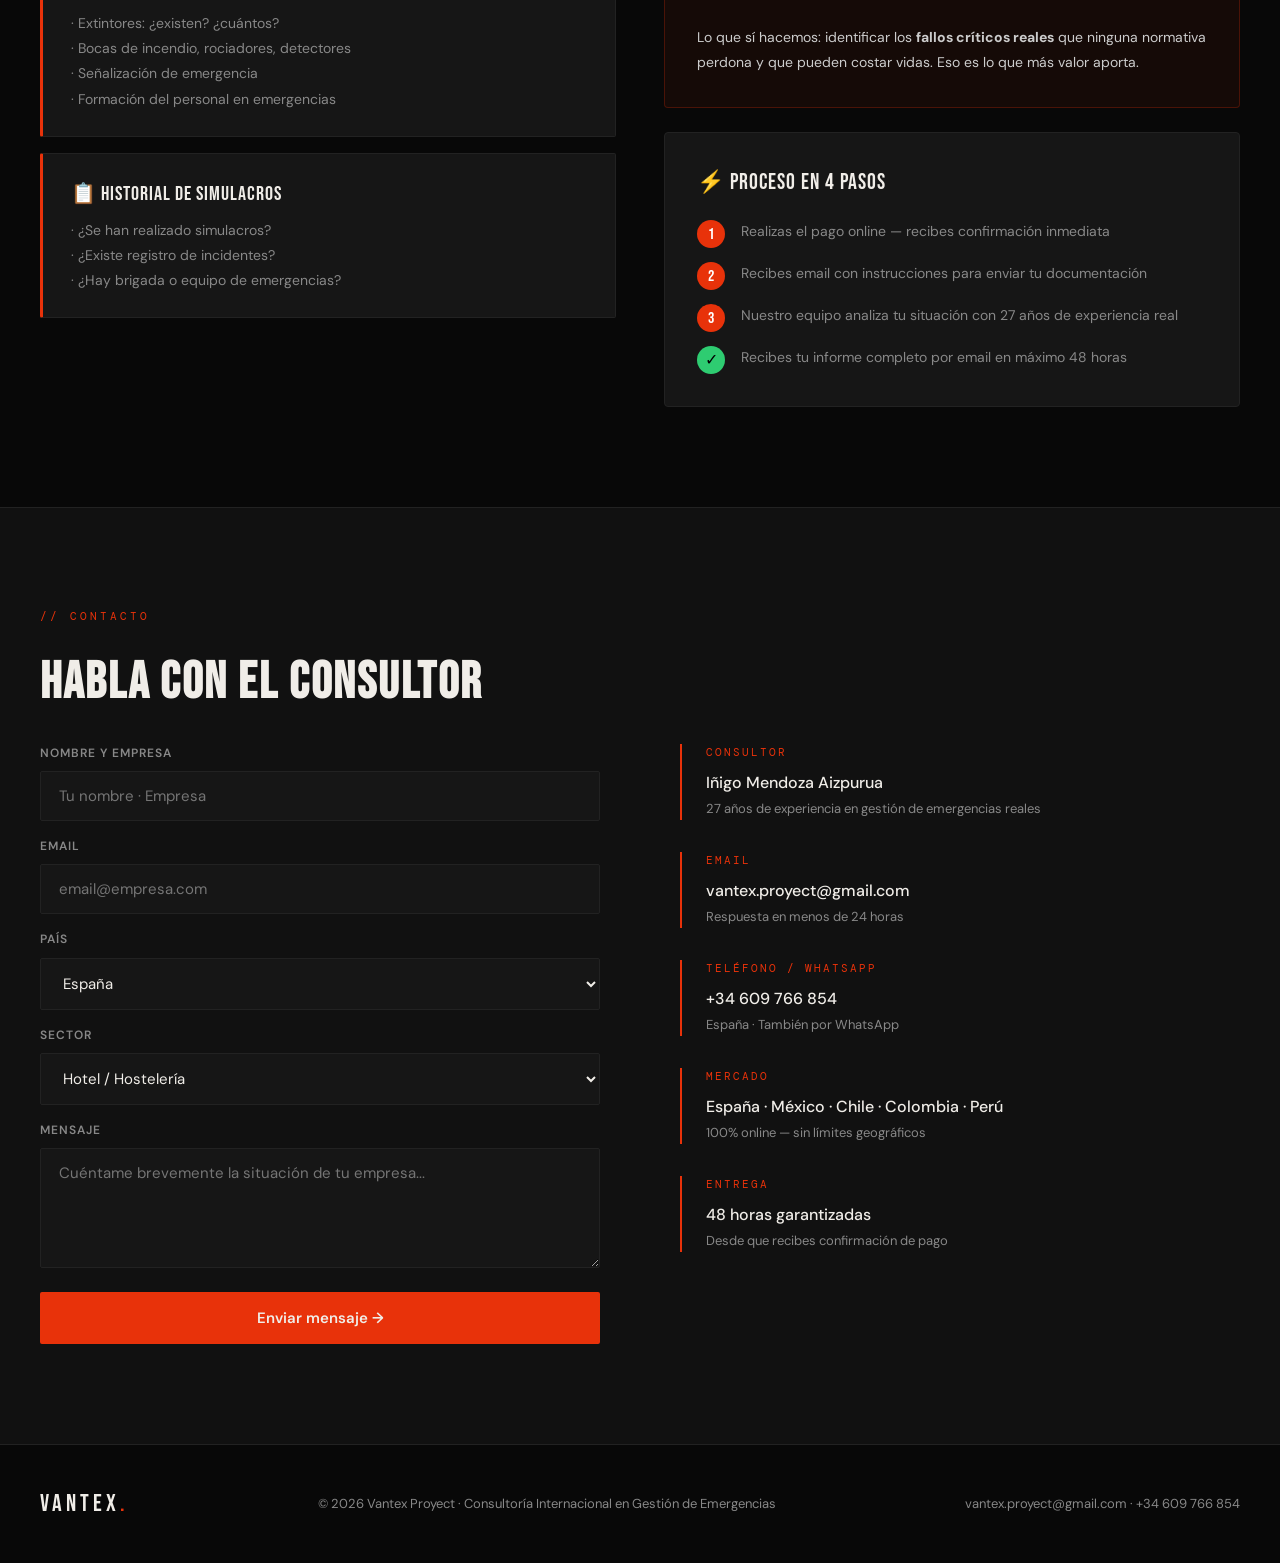
<file: vantex-landing (3).html>
<!DOCTYPE html>
<html lang="es">
<head>
<meta charset="UTF-8">
<meta name="viewport" content="width=device-width, initial-scale=1.0">
<title>Vantex Proyect — Consultoría Internacional en Gestión de Emergencias</title>

<!-- Google Analytics -->
<script async src="https://www.googletagmanager.com/gtag/js?id=G-P5SXCWM6MB"></script>
<script>
  window.dataLayer = window.dataLayer || [];
  function gtag(){dataLayer.push(arguments);}
  gtag('js', new Date());
  gtag('config', 'G-P5SXCWM6MB');
</script>

<!-- Stripe -->
<script src="https://js.stripe.com/v3/"></script>

<link rel="preconnect" href="https://fonts.googleapis.com">
<link href="https://fonts.googleapis.com/css2?family=Bebas+Neue&family=DM+Sans:wght@300;400;500;600&family=DM+Mono:wght@400;500&display=swap" rel="stylesheet">

<style>
:root {
  --black: #080808;
  --dark: #111111;
  --card: #161616;
  --border: #222222;
  --accent: #E8320A;
  --accent2: #FF6B35;
  --white: #F0EDE8;
  --muted: #888;
  --green: #2ECC71;
}

*, *::before, *::after { box-sizing: border-box; margin: 0; padding: 0; }

html { scroll-behavior: smooth; }

body {
  background: var(--black);
  color: var(--white);
  font-family: 'DM Sans', sans-serif;
  font-size: 16px;
  line-height: 1.6;
  overflow-x: hidden;
}

/* NOISE TEXTURE */
body::before {
  content: '';
  position: fixed;
  inset: 0;
  background-image: url("data:image/svg+xml,%3Csvg viewBox='0 0 256 256' xmlns='http://www.w3.org/2000/svg'%3E%3Cfilter id='noise'%3E%3CfeTurbulence type='fractalNoise' baseFrequency='0.9' numOctaves='4' stitchTiles='stitch'/%3E%3C/filter%3E%3Crect width='100%25' height='100%25' filter='url(%23noise)' opacity='0.03'/%3E%3C/svg%3E");
  pointer-events: none;
  z-index: 0;
  opacity: 0.4;
}

/* NAV */
nav {
  position: fixed;
  top: 0; left: 0; right: 0;
  z-index: 100;
  display: flex;
  align-items: center;
  justify-content: space-between;
  padding: 20px 40px;
  background: rgba(8,8,8,0.9);
  backdrop-filter: blur(20px);
  border-bottom: 1px solid var(--border);
}

.nav-logo {
  font-family: 'Bebas Neue', sans-serif;
  font-size: 28px;
  letter-spacing: 4px;
  color: var(--white);
  text-decoration: none;
}

.nav-logo span { color: var(--accent); }

.nav-links { display: flex; gap: 32px; }
.nav-links a {
  color: var(--muted);
  text-decoration: none;
  font-size: 13px;
  font-weight: 500;
  letter-spacing: 1px;
  text-transform: uppercase;
  transition: color 0.2s;
}
.nav-links a:hover { color: var(--white); }

.nav-cta {
  background: var(--accent);
  color: var(--white) !important;
  padding: 10px 24px;
  border-radius: 2px;
  font-weight: 600 !important;
}
.nav-cta:hover { background: var(--accent2); color: var(--white) !important; }

/* HERO */
.hero {
  min-height: 100vh;
  display: flex;
  align-items: center;
  padding: 120px 40px 80px;
  position: relative;
  overflow: hidden;
}

.hero-bg {
  position: absolute;
  inset: 0;
  background: radial-gradient(ellipse 80% 60% at 60% 50%, rgba(232,50,10,0.06) 0%, transparent 70%);
}

.hero-grid {
  position: absolute;
  inset: 0;
  background-image: linear-gradient(rgba(255,255,255,0.02) 1px, transparent 1px),
                    linear-gradient(90deg, rgba(255,255,255,0.02) 1px, transparent 1px);
  background-size: 60px 60px;
}

.hero-content {
  position: relative;
  max-width: 1200px;
  margin: 0 auto;
  width: 100%;
  display: grid;
  grid-template-columns: 1fr 1fr;
  gap: 80px;
  align-items: center;
}

.hero-badge {
  display: inline-flex;
  align-items: center;
  gap: 8px;
  background: rgba(232,50,10,0.1);
  border: 1px solid rgba(232,50,10,0.3);
  padding: 6px 16px;
  border-radius: 2px;
  font-size: 11px;
  font-family: 'DM Mono', monospace;
  letter-spacing: 2px;
  text-transform: uppercase;
  color: var(--accent2);
  margin-bottom: 32px;
}

.hero-badge::before {
  content: '';
  width: 6px; height: 6px;
  border-radius: 50%;
  background: var(--accent);
  animation: pulse 2s infinite;
}

@keyframes pulse {
  0%, 100% { opacity: 1; transform: scale(1); }
  50% { opacity: 0.5; transform: scale(1.5); }
}

.hero-title {
  font-family: 'Bebas Neue', sans-serif;
  font-size: clamp(52px, 6vw, 88px);
  line-height: 0.95;
  letter-spacing: 2px;
  margin-bottom: 24px;
}

.hero-title .line2 { color: var(--accent); }
.hero-title .line3 { color: var(--muted); font-size: 0.6em; letter-spacing: 6px; }

.hero-desc {
  color: #aaa;
  font-size: 17px;
  line-height: 1.7;
  margin-bottom: 40px;
  max-width: 480px;
}

.hero-stats {
  display: flex;
  gap: 40px;
  margin-bottom: 48px;
}

.stat-num {
  font-family: 'Bebas Neue', sans-serif;
  font-size: 42px;
  color: var(--accent);
  line-height: 1;
}

.stat-label {
  font-size: 12px;
  color: var(--muted);
  text-transform: uppercase;
  letter-spacing: 1px;
  margin-top: 4px;
}

.hero-actions { display: flex; gap: 16px; flex-wrap: wrap; }

.btn-primary {
  display: inline-flex;
  align-items: center;
  gap: 10px;
  background: var(--accent);
  color: var(--white);
  padding: 16px 32px;
  border-radius: 2px;
  font-weight: 600;
  font-size: 15px;
  text-decoration: none;
  transition: all 0.2s;
  border: none;
  cursor: pointer;
}

.btn-primary:hover { background: var(--accent2); transform: translateY(-2px); }

.btn-secondary {
  display: inline-flex;
  align-items: center;
  gap: 10px;
  background: transparent;
  color: var(--white);
  padding: 16px 32px;
  border-radius: 2px;
  font-weight: 500;
  font-size: 15px;
  text-decoration: none;
  border: 1px solid var(--border);
  transition: all 0.2s;
  cursor: pointer;
}

.btn-secondary:hover { border-color: var(--white); }

/* HERO RIGHT - TERMINAL */
.hero-terminal {
  background: var(--card);
  border: 1px solid var(--border);
  border-radius: 4px;
  overflow: hidden;
}

.terminal-bar {
  background: var(--dark);
  padding: 12px 20px;
  display: flex;
  align-items: center;
  gap: 8px;
  border-bottom: 1px solid var(--border);
}

.dot { width: 10px; height: 10px; border-radius: 50%; }
.dot-r { background: #FF5F56; }
.dot-y { background: #FFBD2E; }
.dot-g { background: #27C93F; }

.terminal-title {
  font-family: 'DM Mono', monospace;
  font-size: 11px;
  color: var(--muted);
  margin-left: 8px;
}

.terminal-body { padding: 24px; }

.terminal-line {
  font-family: 'DM Mono', monospace;
  font-size: 13px;
  margin-bottom: 8px;
  opacity: 0;
  animation: fadeIn 0.3s forwards;
}

.terminal-line:nth-child(1) { animation-delay: 0.3s; }
.terminal-line:nth-child(2) { animation-delay: 0.6s; }
.terminal-line:nth-child(3) { animation-delay: 0.9s; }
.terminal-line:nth-child(4) { animation-delay: 1.2s; }
.terminal-line:nth-child(5) { animation-delay: 1.5s; }
.terminal-line:nth-child(6) { animation-delay: 1.8s; }
.terminal-line:nth-child(7) { animation-delay: 2.1s; }
.terminal-line:nth-child(8) { animation-delay: 2.4s; }

@keyframes fadeIn { to { opacity: 1; } }

.t-prompt { color: var(--accent); }
.t-cmd { color: var(--white); }
.t-ok { color: var(--green); }
.t-val { color: #64B5F6; }
.t-comment { color: var(--muted); }

/* SECTION BASE */
section { padding: 100px 40px; position: relative; }
.container { max-width: 1200px; margin: 0 auto; }

.section-label {
  font-family: 'DM Mono', monospace;
  font-size: 11px;
  letter-spacing: 3px;
  text-transform: uppercase;
  color: var(--accent);
  margin-bottom: 16px;
}

.section-title {
  font-family: 'Bebas Neue', sans-serif;
  font-size: clamp(36px, 4vw, 56px);
  letter-spacing: 2px;
  margin-bottom: 20px;
}

.section-desc {
  color: var(--muted);
  font-size: 16px;
  max-width: 560px;
  line-height: 1.7;
  margin-bottom: 60px;
}

/* SERVICES */
.services-grid {
  display: grid;
  grid-template-columns: repeat(3, 1fr);
  gap: 2px;
  background: var(--border);
  border: 1px solid var(--border);
}

.service-card {
  background: var(--card);
  padding: 48px 36px;
  transition: background 0.2s;
  position: relative;
  overflow: hidden;
}

.service-card::before {
  content: '';
  position: absolute;
  top: 0; left: 0; right: 0;
  height: 2px;
  background: var(--accent);
  transform: scaleX(0);
  transition: transform 0.3s;
}

.service-card:hover::before { transform: scaleX(1); }
.service-card:hover { background: #1a1a1a; }

.service-num {
  font-family: 'Bebas Neue', sans-serif;
  font-size: 72px;
  color: rgba(255,255,255,0.04);
  line-height: 1;
  margin-bottom: 24px;
}

.service-icon {
  font-size: 32px;
  margin-bottom: 20px;
}

.service-title {
  font-family: 'Bebas Neue', sans-serif;
  font-size: 28px;
  letter-spacing: 1px;
  margin-bottom: 12px;
}

.service-desc {
  color: var(--muted);
  font-size: 14px;
  line-height: 1.7;
  margin-bottom: 24px;
}

.service-time {
  font-family: 'DM Mono', monospace;
  font-size: 11px;
  color: var(--muted);
  margin-bottom: 24px;
}

.service-price {
  font-family: 'Bebas Neue', sans-serif;
  font-size: 42px;
  color: var(--accent);
  line-height: 1;
}

.service-price span {
  font-family: 'DM Sans', sans-serif;
  font-size: 14px;
  color: var(--muted);
  font-weight: 400;
}

.service-btn {
  display: inline-flex;
  align-items: center;
  gap: 8px;
  margin-top: 28px;
  background: var(--accent);
  color: var(--white);
  padding: 12px 24px;
  border-radius: 2px;
  font-weight: 600;
  font-size: 14px;
  border: none;
  cursor: pointer;
  width: 100%;
  justify-content: center;
  transition: all 0.2s;
}

.service-btn:hover { background: var(--accent2); }
.service-btn:disabled { background: var(--border); color: var(--muted); cursor: not-allowed; }

/* PROCESS */
.process-section { background: var(--dark); border-top: 1px solid var(--border); border-bottom: 1px solid var(--border); }

.process-steps {
  display: grid;
  grid-template-columns: repeat(4, 1fr);
  gap: 0;
  position: relative;
}

.process-steps::before {
  content: '';
  position: absolute;
  top: 32px;
  left: 12.5%;
  right: 12.5%;
  height: 1px;
  background: var(--border);
}

.process-step { padding: 0 24px; text-align: center; }

.step-num {
  width: 64px; height: 64px;
  border: 1px solid var(--border);
  border-radius: 50%;
  display: flex;
  align-items: center;
  justify-content: center;
  font-family: 'Bebas Neue', sans-serif;
  font-size: 24px;
  background: var(--dark);
  margin: 0 auto 24px;
  position: relative;
  z-index: 1;
  transition: all 0.2s;
}

.process-step:hover .step-num {
  border-color: var(--accent);
  color: var(--accent);
}

.step-title {
  font-weight: 600;
  font-size: 15px;
  margin-bottom: 8px;
}

.step-desc {
  font-size: 13px;
  color: var(--muted);
  line-height: 1.6;
}

/* TRUST */
.trust-bar {
  background: var(--accent);
  padding: 20px 40px;
  display: flex;
  align-items: center;
  justify-content: center;
  gap: 60px;
  flex-wrap: wrap;
}

.trust-item {
  display: flex;
  align-items: center;
  gap: 10px;
  font-weight: 600;
  font-size: 14px;
  color: var(--white);
}

/* CONTACT */
.contact-section { background: var(--dark); border-top: 1px solid var(--border); }

.contact-grid {
  display: grid;
  grid-template-columns: 1fr 1fr;
  gap: 80px;
  align-items: start;
}

.contact-form { display: flex; flex-direction: column; gap: 16px; }

.form-group { display: flex; flex-direction: column; gap: 8px; }

.form-label {
  font-size: 12px;
  font-weight: 600;
  letter-spacing: 1px;
  text-transform: uppercase;
  color: var(--muted);
}

.form-input, .form-textarea, .form-select {
  background: var(--card);
  border: 1px solid var(--border);
  color: var(--white);
  padding: 14px 18px;
  border-radius: 2px;
  font-family: 'DM Sans', sans-serif;
  font-size: 15px;
  transition: border-color 0.2s;
  outline: none;
}

.form-input:focus, .form-textarea:focus, .form-select:focus {
  border-color: var(--accent);
}

.form-textarea { resize: vertical; min-height: 120px; }
.form-select option { background: var(--card); }

.form-submit {
  background: var(--accent);
  color: var(--white);
  border: none;
  padding: 16px 32px;
  font-family: 'DM Sans', sans-serif;
  font-size: 15px;
  font-weight: 600;
  border-radius: 2px;
  cursor: pointer;
  transition: all 0.2s;
  margin-top: 8px;
}

.form-submit:hover { background: var(--accent2); }

.contact-info { display: flex; flex-direction: column; gap: 32px; }

.info-block { border-left: 2px solid var(--accent); padding-left: 24px; }

.info-label {
  font-size: 11px;
  font-family: 'DM Mono', monospace;
  letter-spacing: 2px;
  text-transform: uppercase;
  color: var(--accent);
  margin-bottom: 8px;
}

.info-value {
  font-size: 16px;
  font-weight: 500;
}

.info-desc {
  font-size: 13px;
  color: var(--muted);
  margin-top: 4px;
}

/* FOOTER */
footer {
  background: var(--black);
  border-top: 1px solid var(--border);
  padding: 40px;
  display: flex;
  align-items: center;
  justify-content: space-between;
  flex-wrap: wrap;
  gap: 20px;
}

.footer-logo {
  font-family: 'Bebas Neue', sans-serif;
  font-size: 24px;
  letter-spacing: 4px;
}

.footer-logo span { color: var(--accent); }

.footer-text {
  font-size: 13px;
  color: var(--muted);
}

/* MODAL */
.modal-overlay {
  position: fixed;
  inset: 0;
  background: rgba(0,0,0,0.85);
  z-index: 1000;
  display: flex;
  align-items: center;
  justify-content: center;
  padding: 20px;
  opacity: 0;
  pointer-events: none;
  transition: opacity 0.3s;
}

.modal-overlay.active {
  opacity: 1;
  pointer-events: all;
}

.modal {
  background: var(--card);
  border: 1px solid var(--border);
  border-radius: 4px;
  padding: 48px;
  max-width: 520px;
  width: 100%;
  position: relative;
}

.modal-close {
  position: absolute;
  top: 20px; right: 20px;
  background: none;
  border: none;
  color: var(--muted);
  font-size: 24px;
  cursor: pointer;
  line-height: 1;
}

.modal-title {
  font-family: 'Bebas Neue', sans-serif;
  font-size: 32px;
  letter-spacing: 2px;
  margin-bottom: 8px;
}

.modal-price {
  font-family: 'Bebas Neue', sans-serif;
  font-size: 48px;
  color: var(--accent);
  margin-bottom: 24px;
}

.modal-desc {
  color: var(--muted);
  font-size: 14px;
  line-height: 1.7;
  margin-bottom: 32px;
}

#payment-form { display: flex; flex-direction: column; gap: 16px; }

#card-element {
  background: var(--dark);
  border: 1px solid var(--border);
  padding: 16px;
  border-radius: 2px;
}

#card-errors {
  color: #ff4444;
  font-size: 13px;
  min-height: 20px;
}

#pay-btn {
  background: var(--accent);
  color: var(--white);
  border: none;
  padding: 16px;
  font-family: 'DM Sans', sans-serif;
  font-size: 16px;
  font-weight: 700;
  border-radius: 2px;
  cursor: pointer;
  transition: all 0.2s;
}

#pay-btn:hover { background: var(--accent2); }
#pay-btn:disabled { background: var(--border); color: var(--muted); cursor: not-allowed; }

.secure-badge {
  display: flex;
  align-items: center;
  justify-content: center;
  gap: 8px;
  font-size: 12px;
  color: var(--muted);
  margin-top: 8px;
}

/* TOAST */
.toast {
  position: fixed;
  bottom: 32px;
  right: 32px;
  background: var(--green);
  color: #000;
  padding: 16px 24px;
  border-radius: 4px;
  font-weight: 600;
  font-size: 14px;
  z-index: 9999;
  transform: translateY(100px);
  opacity: 0;
  transition: all 0.3s;
}

.toast.show { transform: translateY(0); opacity: 1; }

@media (max-width: 768px) {
  nav { padding: 16px 20px; }
  .nav-links { display: none; }
  .hero { padding: 100px 20px 60px; }
  .hero-content { grid-template-columns: 1fr; gap: 40px; }
  .hero-terminal { display: none; }
  section { padding: 60px 20px; }
  .services-grid { grid-template-columns: 1fr; }
  .process-steps { grid-template-columns: 1fr 1fr; gap: 40px; }
  .process-steps::before { display: none; }
  .contact-grid { grid-template-columns: 1fr; gap: 40px; }
  .trust-bar { gap: 24px; }
  footer { flex-direction: column; text-align: center; }
}
</style>
</head>
<body>

<!-- NAV -->
<nav>
  <a href="#" class="nav-logo">VANTEX<span>.</span></a>
  <div class="nav-links">
    <a href="#servicios">Servicios</a>
    <a href="#proceso">Proceso</a>
    <a href="#contacto">Contacto</a>
    <a href="#contacto" class="nav-cta">Solicitar Diagnóstico</a>
  </div>
</nav>

<!-- HERO -->
<section class="hero">
  <div class="hero-bg"></div>
  <div class="hero-grid"></div>
  <div class="hero-content">
    <div>
      <div class="hero-badge">Consultoría Internacional · Habla Hispana</div>
      <h1 class="hero-title">
        GESTIÓN<br>
        <span class="line2">DE CRISIS Y</span><br>
        <span class="line3">EMERGENCIAS</span>
      </h1>
      <p class="hero-desc">
        27 años de experiencia real en emergencias. Diagnósticos, protocolos y herramientas técnicas para empresas de España y Latinoamérica — 100% online, entrega en 48h.
      </p>
      <div class="hero-stats">
        <div>
          <div class="stat-num">27</div>
          <div class="stat-label">Años de experiencia</div>
        </div>
        <div>
          <div class="stat-num">48H</div>
          <div class="stat-label">Entrega garantizada</div>
        </div>
        <div>
          <div class="stat-num">100%</div>
          <div class="stat-label">Online · Sin desplazamiento</div>
        </div>
      </div>
      <div class="hero-actions">
        <a href="#servicios" class="btn-primary">Ver servicios →</a>
        <a href="#contacto" class="btn-secondary">Hablar con el consultor</a>
      </div>
    </div>
    <div class="hero-terminal">
      <div style="background:var(--card);border:1px solid var(--border);border-radius:4px;overflow:hidden;">
        <div style="background:var(--accent);padding:24px 32px;">
          <div style="font-family:'Bebas Neue',sans-serif;font-size:13px;letter-spacing:3px;opacity:0.8;margin-bottom:8px;">CONSULTOR EXPERTO</div>
          <div style="font-family:'Bebas Neue',sans-serif;font-size:36px;letter-spacing:2px;">IÑIGO MENDOZA</div>
          <div style="font-size:14px;opacity:0.85;margin-top:4px;">Especialista en Gestión de Crisis y Emergencias</div>
        </div>
        <div style="padding:32px;">
          <div style="display:flex;flex-direction:column;gap:20px;">
            <div style="display:flex;align-items:flex-start;gap:16px;">
              <div style="background:rgba(232,50,10,0.15);border:1px solid rgba(232,50,10,0.3);border-radius:2px;padding:8px 12px;font-family:'Bebas Neue',sans-serif;font-size:22px;color:var(--accent);min-width:60px;text-align:center;">27</div>
              <div>
                <div style="font-weight:600;font-size:14px;">Años de experiencia real</div>
                <div style="font-size:13px;color:var(--muted);margin-top:2px;">Emergencias, crisis y autoprotección empresarial</div>
              </div>
            </div>
            <div style="display:flex;align-items:flex-start;gap:16px;">
              <div style="background:rgba(232,50,10,0.15);border:1px solid rgba(232,50,10,0.3);border-radius:2px;padding:8px 12px;font-family:'Bebas Neue',sans-serif;font-size:22px;color:var(--accent);min-width:60px;text-align:center;">48H</div>
              <div>
                <div style="font-weight:600;font-size:14px;">Entrega garantizada</div>
                <div style="font-size:13px;color:var(--muted);margin-top:2px;">Informe completo desde que envías documentación</div>
              </div>
            </div>
            <div style="display:flex;align-items:flex-start;gap:16px;">
              <div style="background:rgba(232,50,10,0.15);border:1px solid rgba(232,50,10,0.3);border-radius:2px;padding:8px 12px;font-family:'Bebas Neue',sans-serif;font-size:22px;color:var(--accent);min-width:60px;text-align:center;">5</div>
              <div>
                <div style="font-weight:600;font-size:14px;">Países · Habla hispana</div>
                <div style="font-size:13px;color:var(--muted);margin-top:2px;">España · México · Colombia · Chile · Perú</div>
              </div>
            </div>
            <div style="display:flex;align-items:flex-start;gap:16px;">
              <div style="background:rgba(232,50,10,0.15);border:1px solid rgba(232,50,10,0.3);border-radius:2px;padding:8px 12px;font-family:'Bebas Neue',sans-serif;font-size:22px;color:var(--accent);min-width:60px;text-align:center;">✓</div>
              <div>
                <div style="font-weight:600;font-size:14px;">100% Online · Sin desplazamientos</div>
                <div style="font-size:13px;color:var(--muted);margin-top:2px;">Envías documentos · Recibes el informe por email</div>
              </div>
            </div>
          </div>
        </div>
      </div>
    </div>
  </div>
</section>

<!-- TRUST BAR -->
<div class="trust-bar">
  <div class="trust-item">✓ 27 años en emergencias reales</div>
  <div class="trust-item">✓ Entrega en 48 horas</div>
  <div class="trust-item">✓ Válido para auditorías</div>
  <div class="trust-item">✓ España · México · Chile · Colombia · Perú</div>
</div>

<!-- SERVICIOS -->
<section id="servicios">
  <div class="container">
    <div class="section-label">// Servicios</div>
    <h2 class="section-title">SOLUCIONES PARA TU EMPRESA</h2>
    <p class="section-desc">Elige el servicio que necesitas. Envías tu documentación, yo analizo y te entrego el informe en 48 horas. Sin reuniones, sin desplazamientos.</p>

    <div class="services-grid">

      <div class="service-card">
        <div class="service-num">01</div>
        <div class="service-icon">🔍</div>
        <div class="service-title">DIAGNÓSTICO DE PREPARACIÓN</div>
        <div class="service-desc">Evaluación completa del estado de preparación ante emergencias. Identificación de fallos críticos y hoja de ruta de mejoras prioritarias.</div>
        <div class="service-time">⏱ Entrega en 48h · Envías documentos</div>
        <div class="service-price">300€ <span>– 700€</span></div>
        <button class="service-btn" onclick="openModal('diagnostico', 300)">Solicitar diagnóstico →</button>
      </div>

      <div class="service-card">
        <div class="service-num">02</div>
        <div class="service-icon">📋</div>
        <div class="service-title">PROTOCOLO DE EMERGENCIAS</div>
        <div class="service-desc">Diseño completo del protocolo de actuación. Roles, responsabilidades, fichas operativas y procedimientos personalizados para tu sector.</div>
        <div class="service-time">⏱ Entrega en 72h · Envías documentos</div>
        <div class="service-price">600€ <span>– 1.500€</span></div>
        <button class="service-btn" onclick="openModal('protocolo', 600)">Solicitar protocolo →</button>
      </div>

      <div class="service-card">
        <div class="service-num">03</div>
        <div class="service-icon">🎯</div>
        <div class="service-title">GUIÓN DE SIMULACRO</div>
        <div class="service-desc">Escenario de crisis diseñado para tu empresa. Instrucciones para el equipo, checklist de observación y evaluación posterior del simulacro.</div>
        <div class="service-time">⏱ Entrega en 48h · Envías documentos</div>
        <div class="service-price">300€ <span>– 800€</span></div>
        <button class="service-btn" onclick="openModal('simulacro', 300)">Solicitar guión →</button>
      </div>

    </div>
  </div>
</section>

<!-- PROCESO -->
<section id="proceso" class="process-section">
  <div class="container">
    <div class="section-label">// Proceso</div>
    <h2 class="section-title">CÓMO FUNCIONA</h2>
    <p class="section-desc">Sin reuniones ni desplazamientos. Todo online en 4 pasos.</p>

    <div class="process-steps">
      <div class="process-step">
        <div class="step-num">01</div>
        <div class="step-title">Selecciona el servicio</div>
        <div class="step-desc">Elige el diagnóstico que necesita tu empresa y realiza el pago seguro online.</div>
      </div>
      <div class="process-step">
        <div class="step-num">02</div>
        <div class="step-title">Envías documentos</div>
        <div class="step-desc">Recibes un email con instrucciones. Adjuntas la documentación de tu empresa.</div>
      </div>
      <div class="process-step">
        <div class="step-num">03</div>
        <div class="step-title">Análisis experto</div>
        <div class="step-desc">27 años de experiencia real analizando tu situación. Sin plantillas genéricas.</div>
      </div>
      <div class="process-step">
        <div class="step-num">04</div>
        <div class="step-title">Informe en 48h</div>
        <div class="step-desc">Recibes el informe completo por email. Listo para auditorías y cumplimiento legal.</div>
      </div>
    </div>
  </div>
</section>


<!-- METODOLOGIA -->
<section id="metodologia" style="background:var(--black);border-top:1px solid var(--border);">
  <div class="container">
    <div class="section-label">// Metodología</div>
    <h2 class="section-title">QUÉ NECESITAS ENVIARNOS</h2>
    <p class="section-desc">Sin visitas, sin reuniones. Nos envías la documentación y nosotros hacemos el trabajo.</p>

    <div style="display:grid;grid-template-columns:1fr 1fr;gap:48px;align-items:start;">
      <div>
        <div style="display:flex;flex-direction:column;gap:16px;">
          <div style="background:var(--card);border:1px solid var(--border);border-left:3px solid var(--accent);padding:24px 28px;border-radius:2px;">
            <div style="font-family:'Bebas Neue',sans-serif;font-size:20px;letter-spacing:1px;margin-bottom:8px;">📄 Documentación básica</div>
            <div style="color:var(--muted);font-size:14px;line-height:1.8;">
              · Descripción de la actividad de tu empresa<br>
              · Número aproximado de personas en el edificio<br>
              · Plano o descripción del espacio (foto válida)<br>
              · Plan de emergencia actual si existe
            </div>
          </div>
          <div style="background:var(--card);border:1px solid var(--border);border-left:3px solid var(--accent);padding:24px 28px;border-radius:2px;">
            <div style="font-family:'Bebas Neue',sans-serif;font-size:20px;letter-spacing:1px;margin-bottom:8px;">🔥 Medios de protección</div>
            <div style="color:var(--muted);font-size:14px;line-height:1.8;">
              · Extintores: ¿existen? ¿cuántos?<br>
              · Bocas de incendio, rociadores, detectores<br>
              · Señalización de emergencia<br>
              · Formación del personal en emergencias
            </div>
          </div>
          <div style="background:var(--card);border:1px solid var(--border);border-left:3px solid var(--accent);padding:24px 28px;border-radius:2px;">
            <div style="font-family:'Bebas Neue',sans-serif;font-size:20px;letter-spacing:1px;margin-bottom:8px;">📋 Historial de simulacros</div>
            <div style="color:var(--muted);font-size:14px;line-height:1.8;">
              · ¿Se han realizado simulacros?<br>
              · ¿Existe registro de incidentes?<br>
              · ¿Hay brigada o equipo de emergencias?
            </div>
          </div>
        </div>
      </div>

      <div style="display:flex;flex-direction:column;gap:24px;">
        <!-- AVISO LEGAL -->
        <div style="background:rgba(232,50,10,0.06);border:1px solid rgba(232,50,10,0.25);border-radius:4px;padding:32px;">
          <div style="font-family:'Bebas Neue',sans-serif;font-size:22px;letter-spacing:1px;color:var(--accent);margin-bottom:16px;">⚠️ IMPORTANTE — LEE ANTES DE CONTRATAR</div>
          <div style="font-size:14px;line-height:1.8;color:#ccc;">
            Nuestros diagnósticos evalúan la <strong>preparación operativa real</strong> ante emergencias: protocolos, formación, medios de protección y organización interna.<br><br>
            <strong>No sustituyen a la auditoría legal local.</strong> Cada país y sector puede tener normativa específica a la que tu empresa debe cumplir — te recomendamos verificar con un técnico habilitado local.<br><br>
            Lo que sí hacemos: identificar los <strong>fallos críticos reales</strong> que ninguna normativa perdona y que pueden costar vidas. Eso es lo que más valor aporta.
          </div>
        </div>

        <!-- PROCESO RAPIDO -->
        <div style="background:var(--card);border:1px solid var(--border);border-radius:4px;padding:32px;">
          <div style="font-family:'Bebas Neue',sans-serif;font-size:22px;letter-spacing:1px;margin-bottom:20px;">⚡ PROCESO EN 4 PASOS</div>
          <div style="display:flex;flex-direction:column;gap:14px;">
            <div style="display:flex;gap:16px;align-items:flex-start;">
              <div style="background:var(--accent);color:white;font-family:'Bebas Neue',sans-serif;font-size:16px;width:28px;height:28px;border-radius:50%;display:flex;align-items:center;justify-content:center;flex-shrink:0;">1</div>
              <div style="font-size:14px;color:var(--muted);">Realizas el pago online — recibes confirmación inmediata</div>
            </div>
            <div style="display:flex;gap:16px;align-items:flex-start;">
              <div style="background:var(--accent);color:white;font-family:'Bebas Neue',sans-serif;font-size:16px;width:28px;height:28px;border-radius:50%;display:flex;align-items:center;justify-content:center;flex-shrink:0;">2</div>
              <div style="font-size:14px;color:var(--muted);">Recibes email con instrucciones para enviar tu documentación</div>
            </div>
            <div style="display:flex;gap:16px;align-items:flex-start;">
              <div style="background:var(--accent);color:white;font-family:'Bebas Neue',sans-serif;font-size:16px;width:28px;height:28px;border-radius:50%;display:flex;align-items:center;justify-content:center;flex-shrink:0;">3</div>
              <div style="font-size:14px;color:var(--muted);">Nuestro equipo analiza tu situación con 27 años de experiencia real</div>
            </div>
            <div style="display:flex;gap:16px;align-items:flex-start;">
              <div style="background:var(--green);color:#000;font-family:'Bebas Neue',sans-serif;font-size:16px;width:28px;height:28px;border-radius:50%;display:flex;align-items:center;justify-content:center;flex-shrink:0;">✓</div>
              <div style="font-size:14px;color:var(--muted);">Recibes tu informe completo por email en máximo 48 horas</div>
            </div>
          </div>
        </div>
      </div>
    </div>
  </div>
</section>

<!-- CONTACTO -->
<section id="contacto" class="contact-section">
  <div class="container">
    <div class="section-label">// Contacto</div>
    <h2 class="section-title">HABLA CON EL CONSULTOR</h2>

    <div class="contact-grid">
      <form class="contact-form" onsubmit="submitForm(event)">
        <div class="form-group">
          <label class="form-label">Nombre y empresa</label>
          <input type="text" class="form-input" id="cf-nombre" placeholder="Tu nombre · Empresa" required>
        </div>
        <div class="form-group">
          <label class="form-label">Email</label>
          <input type="email" class="form-input" id="cf-email" placeholder="email@empresa.com" required>
        </div>
        <div class="form-group">
          <label class="form-label">País</label>
          <select class="form-select" id="cf-pais">
            <option>España</option>
            <option>México</option>
            <option>Colombia</option>
            <option>Chile</option>
            <option>Perú</option>
            <option>Otro</option>
          </select>
        </div>
        <div class="form-group">
          <label class="form-label">Sector</label>
          <select class="form-select" id="cf-sector">
            <option>Hotel / Hostelería</option>
            <option>Colegio / Centro educativo</option>
            <option>Clínica / Sanidad</option>
            <option>Logística / Transporte</option>
            <option>Industria / Almacén</option>
            <option>Oficinas / Coworking</option>
            <option>Otro</option>
          </select>
        </div>
        <div class="form-group">
          <label class="form-label">Mensaje</label>
          <textarea class="form-textarea" id="cf-mensaje" placeholder="Cuéntame brevemente la situación de tu empresa..."></textarea>
        </div>
        <button type="submit" class="form-submit">Enviar mensaje →</button>
      </form>

      <div class="contact-info">
        <div class="info-block">
          <div class="info-label">Consultor</div>
          <div class="info-value">Iñigo Mendoza Aizpurua</div>
          <div class="info-desc">27 años de experiencia en gestión de emergencias reales</div>
        </div>
        <div class="info-block">
          <div class="info-label">Email</div>
          <div class="info-value">vantex.proyect@gmail.com</div>
          <div class="info-desc">Respuesta en menos de 24 horas</div>
        </div>
        <div class="info-block">
          <div class="info-label">Teléfono / WhatsApp</div>
          <div class="info-value">+34 609 766 854</div>
          <div class="info-desc">España · También por WhatsApp</div>
        </div>
        <div class="info-block">
          <div class="info-label">Mercado</div>
          <div class="info-value">España · México · Chile · Colombia · Perú</div>
          <div class="info-desc">100% online — sin límites geográficos</div>
        </div>
        <div class="info-block">
          <div class="info-label">Entrega</div>
          <div class="info-value">48 horas garantizadas</div>
          <div class="info-desc">Desde que recibes confirmación de pago</div>
        </div>
      </div>
    </div>
  </div>
</section>

<!-- FOOTER -->
<footer>
  <div class="footer-logo">VANTEX<span>.</span></div>
  <div class="footer-text">© 2026 Vantex Proyect · Consultoría Internacional en Gestión de Emergencias</div>
  <div class="footer-text">vantex.proyect@gmail.com · +34 609 766 854</div>
</footer>

<!-- MODAL PAGO -->
<div class="modal-overlay" id="modal-overlay" onclick="closeModalOut(event)">
  <div class="modal">
    <button class="modal-close" onclick="closeModal()">×</button>
    <div class="modal-title" id="modal-title">DIAGNÓSTICO</div>
    <div class="modal-price" id="modal-price">300€</div>
    <div class="modal-desc" id="modal-desc">Evaluación completa. Envías tu documentación y recibes el informe en 48 horas.</div>
    <form id="payment-form">
      <div class="form-group">
        <label class="form-label">Email (para recibir el informe)</label>
        <input type="email" class="form-input" id="pay-email" placeholder="email@empresa.com" required>
      </div>
      <div class="form-group">
        <label class="form-label">Empresa</label>
        <input type="text" class="form-input" id="pay-empresa" placeholder="Nombre de tu empresa" required>
      </div>
      <div id="card-element"></div>
      <div id="card-errors"></div>
      <button type="submit" id="pay-btn">Pagar y solicitar →</button>
      <div class="secure-badge">🔒 Pago seguro con Stripe · Cifrado SSL</div>
    </form>
  </div>
</div>

<!-- TOAST -->
<div class="toast" id="toast"></div>

<script>
const stripe = Stripe('pk_live_51T9oJMH4JeCdyhswXSQhUAdjM8ZofOuJLTTbAiCzpWMXPxAwDmhewPQqmAQny7H1dkRq2eXGXkBaX1j3uyzhTXvM00GO7mD4zA');
const elements = stripe.elements();
const cardElement = elements.create('card', {
  style: {
    base: {
      color: '#F0EDE8',
      fontFamily: 'DM Sans, sans-serif',
      fontSize: '15px',
      '::placeholder': { color: '#666' }
    },
    invalid: { color: '#ff4444' }
  }
});
cardElement.mount('#card-element');

cardElement.on('change', e => {
  document.getElementById('card-errors').textContent = e.error ? e.error.message : '';
});

let currentService = '';
let currentPrice = 0;

const services = {
  diagnostico: {
    title: 'DIAGNÓSTICO DE PREPARACIÓN',
    price: '300€',
    desc: 'Evaluación completa del estado de preparación ante emergencias. Recibirás un email con instrucciones para enviar tu documentación. Entrega del informe en 48 horas.'
  },
  protocolo: {
    title: 'PROTOCOLO DE EMERGENCIAS',
    price: '600€',
    desc: 'Diseño completo del protocolo personalizado para tu empresa. Recibirás instrucciones por email para enviar la documentación necesaria. Entrega en 72 horas.'
  },
  simulacro: {
    title: 'GUIÓN DE SIMULACRO',
    price: '300€',
    desc: 'Escenario de crisis diseñado específicamente para tu empresa. Recibirás instrucciones por email. Entrega del guión completo en 48 horas.'
  }
};

function openModal(service, price) {
  currentService = service;
  currentPrice = price;
  const s = services[service];
  document.getElementById('modal-title').textContent = s.title;
  document.getElementById('modal-price').textContent = s.price;
  document.getElementById('modal-desc').textContent = s.desc;
  document.getElementById('modal-overlay').classList.add('active');
}

function closeModal() {
  document.getElementById('modal-overlay').classList.remove('active');
}

function closeModalOut(e) {
  if (e.target === document.getElementById('modal-overlay')) closeModal();
}

document.getElementById('payment-form').addEventListener('submit', async (e) => {
  e.preventDefault();
  const btn = document.getElementById('pay-btn');
  btn.disabled = true;
  btn.textContent = 'Procesando...';

  const email = document.getElementById('pay-email').value;
  const empresa = document.getElementById('pay-empresa').value;

  const { paymentMethod, error } = await stripe.createPaymentMethod({
    type: 'card',
    card: cardElement,
    billing_details: { email, name: empresa }
  });

  if (error) {
    document.getElementById('card-errors').textContent = error.message;
    btn.disabled = false;
    btn.textContent = 'Pagar y solicitar →';
    return;
  }

  // Notificación por email (mailto fallback)
  const subject = encodeURIComponent(`NUEVO PEDIDO: ${services[currentService].title} — ${empresa}`);
  const body = encodeURIComponent(`Nuevo pedido recibido:\n\nServicio: ${services[currentService].title}\nPrecio: ${services[currentService].price}\nEmpresa: ${empresa}\nEmail cliente: ${email}\nPayment Method ID: ${paymentMethod.id}\n\nContactar al cliente para solicitar documentación.`);
  
  showToast('✓ Solicitud enviada — recibirás un email en breve');
  closeModal();
  
  setTimeout(() => {
    window.location.href = `mailto:vantex.proyect@gmail.com?subject=${subject}&body=${body}`;
  }, 1500);

  btn.disabled = false;
  btn.textContent = 'Pagar y solicitar →';
});

function submitForm(e) {
  e.preventDefault();
  const nombre = document.getElementById('cf-nombre').value;
  const email = document.getElementById('cf-email').value;
  const pais = document.getElementById('cf-pais').value;
  const sector = document.getElementById('cf-sector').value;
  const mensaje = document.getElementById('cf-mensaje').value;

  const subject = encodeURIComponent(`Consulta Vantex — ${nombre} · ${sector} · ${pais}`);
  const body = encodeURIComponent(`Nombre: ${nombre}\nEmail: ${email}\nPaís: ${pais}\nSector: ${sector}\n\nMensaje:\n${mensaje}`);
  
  window.location.href = `mailto:vantex.proyect@gmail.com?subject=${subject}&body=${body}`;
  showToast('✓ Abriendo tu cliente de email...');
}

function showToast(msg) {
  const t = document.getElementById('toast');
  t.textContent = msg;
  t.classList.add('show');
  setTimeout(() => t.classList.remove('show'), 4000);
}
</script>
</body>
</html>
</file>
